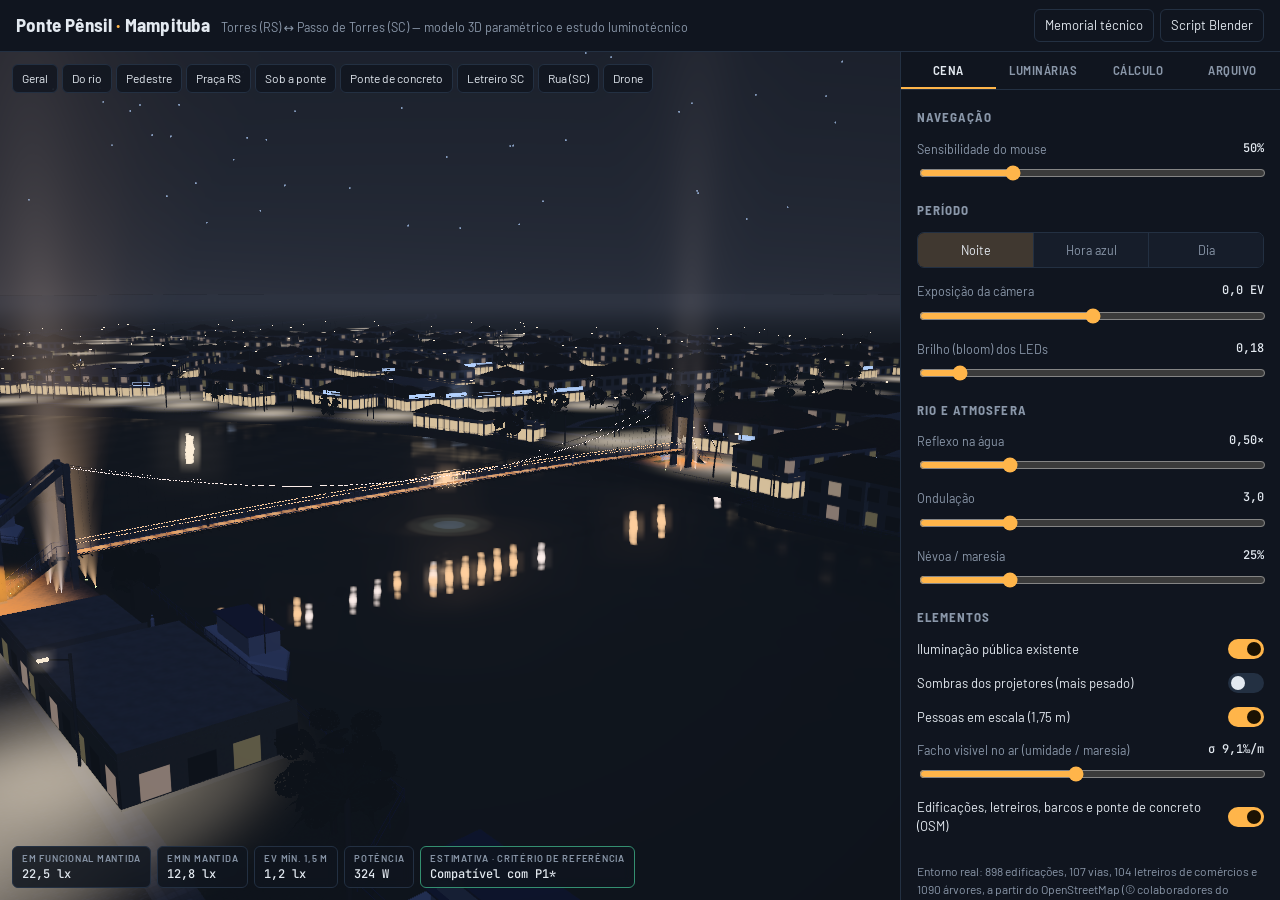
<file: index.html>
<!doctype html>
<html lang="pt-BR">
<head>
<meta charset="utf-8">
<meta name="viewport" content="width=device-width, initial-scale=1, viewport-fit=cover">
<title>Ponte Pênsil Mampituba</title>
<meta name="claude:viewport-fit-sides" content="cover">
<meta name="description" content="Modelo 3D paramétrico da Ponte Pênsil Torres (RS) – Passo de Torres (SC) com simulador luminotécnico LED: focos, cor, potência, nits, lux no piso e mapa de falsa cor.">
<link rel="preconnect" href="https://fonts.googleapis.com">
<link rel="preconnect" href="https://fonts.gstatic.com" crossorigin>
<link rel="stylesheet" href="https://fonts.googleapis.com/css2?family=Barlow+Semi+Condensed:wght@500;600;700&family=Barlow:wght@400;500;600&family=JetBrains+Mono:wght@400;500&display=swap">
<style>
/* Layout: palco 3D em tela cheia + painel técnico lateral (folha inferior no celular) */
:root {
  --ink: #0a0d14;        /* fundo da cena / página */
  --panel: #10151f;      /* painel */
  --panel-2: #161d2a;    /* campos e cartões */
  --line: #233042;       /* divisórias */
  --fg: #e3e9f0;         /* texto */
  --muted: #8a97a9;      /* texto secundário */
  --led: #ffb54a;        /* acento: luz quente / ativo */
  --river: #4fa3ff;      /* acento secundário: azul Mampituba */
  --ok: #3fcf8e; --warn: #ffcc4d; --bad: #ff6b5b;
  --f-display: "Barlow Semi Condensed", "Arial Narrow", system-ui, sans-serif;
  --f-body: "Barlow", system-ui, -apple-system, "Segoe UI", sans-serif;
  --f-mono: "JetBrains Mono", ui-monospace, "Cascadia Mono", Consolas, monospace;
  --panel-w: 380px;
  color-scheme: dark;
}
* { box-sizing: border-box; }
html, body { height: 100%; margin: 0; }
body { background: var(--ink); color: var(--fg); font: 14px/1.45 var(--f-body); overflow: hidden; }
button, input, select { font: inherit; color: inherit; }
:focus-visible { outline: 2px solid var(--led); outline-offset: 2px; }

#app { position: fixed; inset: 0; display: grid; grid-template-columns: 1fr var(--panel-w); grid-template-rows: 52px 1fr; }
header.top { grid-column: 1 / -1; display: flex; align-items: center; gap: 16px; padding-left: max(16px, env(safe-area-inset-left, 0px)); padding-right: max(16px, env(safe-area-inset-right, 0px)); padding-top: env(safe-area-inset-top, 0px); border-bottom: 1px solid var(--line); background: var(--panel); z-index: 5; min-width: 0; }
.brand { display: flex; align-items: baseline; gap: 10px; min-width: 0; }
.brand b { font: 700 19px/1 var(--f-display); letter-spacing: 0.01em; white-space: nowrap; }
.brand span { color: var(--muted); font-size: 12.5px; white-space: nowrap; overflow: hidden; text-overflow: ellipsis; }
.brand i { font-style: normal; color: var(--led); }
nav.links { margin-left: auto; display: flex; gap: 6px; }
nav.links a { color: var(--fg); text-decoration: none; padding: 6px 10px; border: 1px solid var(--line); border-radius: 6px; font-size: 13px; white-space: nowrap; }
nav.links a:hover { border-color: var(--led); color: var(--led); }

#stage { position: relative; min-width: 0; min-height: 0; overflow: hidden; }
#stage canvas { display: block; width: 100%; height: 100%; touch-action: none; }
#labels { position: absolute; inset: 0; pointer-events: none; }
.dim { font: 500 11.5px/1.2 var(--f-mono); color: #fff; background: rgba(10,13,20,0.78); border: 1px solid rgba(255,181,74,0.6); padding: 3px 6px; border-radius: 4px; white-space: nowrap; }

/* HUD */
.hud { position: absolute; left: 12px; bottom: 12px; display: flex; gap: 6px; flex-wrap: wrap; max-width: calc(100% - 24px); pointer-events: none; }
.chip { background: rgba(16,21,31,0.86); border: 1px solid var(--line); border-radius: 6px; padding: 6px 9px; font: 500 12px/1.2 var(--f-mono); font-variant-numeric: tabular-nums; backdrop-filter: blur(6px); }
.chip small { display: block; font: 600 9.5px/1.2 var(--f-body); letter-spacing: 0.08em; text-transform: uppercase; color: var(--muted); margin-bottom: 2px; }
.chip.ok { border-color: color-mix(in srgb, var(--ok) 60%, var(--line)); }
.chip.no { border-color: color-mix(in srgb, var(--bad) 60%, var(--line)); }
.fxlist { display: flex; flex-direction: column; gap: 4px; margin: 6px 0; }
.fxrow { display: flex; gap: 4px; align-items: stretch; }
.fxrow .fxname { flex: 1; text-align: left; background: rgba(255,255,255,0.04); border: 1px solid var(--line, #333); color: inherit; border-radius: 6px; padding: 6px 8px; font: 600 12px var(--f-mono, monospace); cursor: pointer; }
.fxrow .fxname small { font-weight: 400; color: var(--muted); }
.fxrow.on .fxname { border-color: var(--led); background: rgba(255,176,32,0.12); }
.fxrow .btn { padding: 4px 9px; }
.fxedit { border-left: 2px solid var(--led); padding: 6px 0 6px 10px; margin: 2px 0 6px; }
.xyz { display: grid; grid-template-columns: repeat(3, 1fr); gap: 6px; margin-bottom: 6px; }
.xyz .mini { display: flex; flex-direction: column; font-size: 11px; color: var(--muted); gap: 2px; }
.xyz input { width: 100%; min-width: 0; }
.fps { position: absolute; left: 12px; bottom: 76px; pointer-events: none; font: 600 15px var(--f-mono, monospace); max-width: 60%; }
.toast { position: absolute; left: 50%; top: 14px; transform: translateX(-50%); background: var(--led); color: #1b1203; padding: 8px 14px; border-radius: 6px; font-weight: 600; font-size: 13px; box-shadow: 0 6px 24px rgba(0,0,0,0.4); max-width: calc(100% - 32px); text-align: center; }
.coord { position: absolute; right: 12px; top: 12px; pointer-events: none; }
.legend { position: absolute; right: 12px; bottom: 12px; width: 230px; pointer-events: none; }
.legend .bar { height: 10px; border-radius: 3px; margin: 4px 0 3px; }
.legend .ticks { display: flex; justify-content: space-between; font: 10px var(--f-mono); color: var(--muted); }
.views { position: absolute; left: 12px; top: 12px; display: flex; gap: 4px; flex-wrap: wrap; max-width: calc(100% - 200px); }
.views button { background: rgba(16,21,31,0.82); border: 1px solid var(--line); border-radius: 6px; padding: 5px 9px; font-size: 12px; cursor: pointer; backdrop-filter: blur(6px); }
.views button:hover { border-color: var(--led); }

/* Gravação: o WebGL renderiza na resolução final e o canvas 2D acrescenta as legendas do vídeo. */
.recording-preview { position: absolute; z-index: 3; left: 50%; top: 50%; transform: translate(-50%, -50%); object-fit: contain; background: #05080d; }
.recording-ui { position: absolute; z-index: 8; left: 50%; bottom: 18px; transform: translateX(-50%); display: flex; align-items: center; gap: 12px; padding: 10px 12px; border: 1px solid var(--line); border-radius: 9px; background: rgba(10,13,20,.92); box-shadow: 0 12px 40px rgba(0,0,0,.48); backdrop-filter: blur(10px); }
.recording-ui[hidden] { display: none; }
.recording-status { display: grid; grid-template-columns: auto 1fr auto; align-items: center; gap: 10px; min-width: 300px; }
.recording-status b, .recording-status small { display: block; }
.recording-status small { color: var(--muted); max-width: 250px; white-space: nowrap; overflow: hidden; text-overflow: ellipsis; }
.recording-status time { font: 500 12px var(--f-mono); color: var(--fg); }
.recording-dot { width: 11px; height: 11px; border-radius: 50%; background: var(--bad); box-shadow: 0 0 0 4px rgba(255,107,91,.14); animation: recordingPulse 1.2s linear infinite; }
.recording-actions { display: flex; gap: 6px; }
@keyframes recordingPulse { 50% { opacity: .45; } }
body.recording-mode #app { grid-template-columns: 1fr; grid-template-rows: 1fr; }
body.recording-mode header.top, body.recording-mode aside.panel, body.recording-mode .views, body.recording-mode .hud, body.recording-mode .legend, body.recording-mode .coord, body.recording-mode #labels { display: none !important; }
body.recording-mode #stage { grid-column: 1; grid-row: 1; display: grid; place-items: center; background: #05080d; }
body.recording-mode #stage > canvas:not(.recording-preview) { visibility: hidden; }
body.recording-vertical .recording-preview { height: 100%; width: auto; max-width: 100%; }
body.recording-landscape .recording-preview { width: 100%; height: auto; max-height: 100%; }

/* Painel */
aside.panel { background: var(--panel); border-left: 1px solid var(--line); display: flex; flex-direction: column; min-height: 0; z-index: 4; }
.tabs { display: grid; grid-template-columns: repeat(4, 1fr); border-bottom: 1px solid var(--line); }
.tabs button { background: none; border: 0; padding: 12px 4px 10px; font: 600 13px/1 var(--f-display); letter-spacing: 0.04em; text-transform: uppercase; color: var(--muted); cursor: pointer; border-bottom: 2px solid transparent; }
.tabs button[aria-selected="true"] { color: var(--fg); border-bottom-color: var(--led); }
.pane { overflow-y: auto; padding: 14px 16px 28px; display: none; flex-direction: column; gap: 14px; flex: 1; min-height: 0; }
.pane.on { display: flex; }
.pane > *, .gbody > * { flex-shrink: 0; }
h3 { font: 700 13px/1.2 var(--f-display); letter-spacing: 0.08em; text-transform: uppercase; color: var(--muted); margin: 6px 0 0; }
.row { display: grid; grid-template-columns: 1fr auto; align-items: center; gap: 8px; }
.row label { font-size: 13px; }
.row output, .val { font: 12px var(--f-mono); color: var(--fg); font-variant-numeric: tabular-nums; min-width: 64px; text-align: right; }
.field { display: flex; flex-direction: column; gap: 5px; }
.field .lab { display: flex; justify-content: space-between; gap: 8px; font-size: 12.5px; color: var(--muted); }
.field .lab b { color: var(--fg); font: 500 12px var(--f-mono); font-weight: 500; }
input[type="range"] { width: 100%; accent-color: var(--led); }
select, input[type="number"], input[type="text"] { background: var(--panel-2); border: 1px solid var(--line); border-radius: 6px; padding: 7px 8px; width: 100%; }
input[type="number"] { font-family: var(--f-mono); font-size: 12.5px; }
input[type="color"] { width: 38px; height: 32px; padding: 0; border: 1px solid var(--line); border-radius: 6px; background: var(--panel-2); }
.seg { display: grid; grid-auto-flow: column; grid-auto-columns: 1fr; border: 1px solid var(--line); border-radius: 7px; overflow: hidden; }
.seg button { background: var(--panel-2); border: 0; padding: 8px 4px; cursor: pointer; font-size: 12.5px; color: var(--muted); }
.seg button + button { border-left: 1px solid var(--line); }
.seg button[aria-pressed="true"] { background: color-mix(in srgb, var(--led) 18%, var(--panel-2)); color: var(--fg); }
.switch { position: relative; width: 36px; height: 20px; flex: none; }
.switch input { position: absolute; opacity: 0; inset: 0; margin: 0; cursor: pointer; z-index: 1; }
.switch span { position: absolute; inset: 0; background: var(--line); border-radius: 20px; transition: background .15s; }
.switch span::after { content: ""; position: absolute; left: 3px; top: 3px; width: 14px; height: 14px; border-radius: 50%; background: var(--fg); transition: transform .15s; }
.switch input:checked + span { background: var(--led); }
.switch input:checked + span::after { transform: translateX(16px); background: #1b1203; }
.btn { background: var(--panel-2); border: 1px solid var(--line); border-radius: 6px; padding: 8px 11px; cursor: pointer; font-size: 13px; text-align: center; }
.btn:hover { border-color: var(--led); }
.btn.primary { background: var(--led); color: #1b1203; border-color: var(--led); font-weight: 600; }
.btns { display: flex; gap: 6px; flex-wrap: wrap; }
.note { font-size: 12px; color: var(--muted); line-height: 1.5; }
.note b { color: var(--fg); font-weight: 600; }

/* Grupos de luminárias */
.group { border: 1px solid var(--line); border-radius: 8px; background: var(--panel-2); }
.group.open { border-color: color-mix(in srgb, var(--led) 45%, var(--line)); }
.ghead { display: grid; grid-template-columns: auto 1fr auto; gap: 10px; align-items: center; padding: 9px 10px; cursor: pointer; }
.swatch { width: 18px; height: 18px; border-radius: 50%; border: 1px solid rgba(255,255,255,0.25); flex: none; }
.gtitle { min-width: 0; }
.gtitle b { display: block; font: 600 14px/1.2 var(--f-display); letter-spacing: 0.01em; white-space: nowrap; overflow: hidden; text-overflow: ellipsis; }
.gtitle small { color: var(--muted); font: 11px var(--f-mono); }
.gbody { border-top: 1px solid var(--line); padding: 12px 10px 14px; display: flex; flex-direction: column; gap: 12px; }
.spec { display: grid; grid-template-columns: repeat(3, 1fr); gap: 1px; background: var(--line); border: 1px solid var(--line); border-radius: 6px; overflow: hidden; }
.spec div { background: var(--panel); padding: 6px 7px; }
.spec small { display: block; font-size: 9.5px; text-transform: uppercase; letter-spacing: 0.08em; color: var(--muted); }
.spec span { font: 500 12px var(--f-mono); font-variant-numeric: tabular-nums; }
.swatches { display: flex; gap: 5px; flex-wrap: wrap; align-items: center; }
.swatches button { width: 22px; height: 22px; border-radius: 50%; border: 1px solid rgba(255,255,255,0.25); cursor: pointer; padding: 0; }
.cct-track { height: 8px; border-radius: 4px; background: linear-gradient(90deg, #ff8a1f, #ffb35c, #ffd9a8, #fff3e6, #f3f6ff, #d6e3ff); }
.pair { display: grid; grid-template-columns: 1fr 96px; gap: 8px; align-items: center; }

table.qt { width: 100%; border-collapse: collapse; font-size: 12px; }
table.qt th, table.qt td { padding: 6px 4px; border-bottom: 1px solid var(--line); text-align: right; font-variant-numeric: tabular-nums; }
table.qt th:first-child, table.qt td:first-child { text-align: left; }
table.qt th { font-weight: 600; color: var(--muted); font-size: 10.5px; text-transform: uppercase; letter-spacing: 0.06em; }
.tblwrap { overflow-x: auto; }
.kpis { display: grid; grid-template-columns: repeat(2, 1fr); gap: 8px; }
.kpi { border: 1px solid var(--line); border-radius: 8px; padding: 9px 10px; background: var(--panel-2); }
.kpi small { display: block; font-size: 10.5px; text-transform: uppercase; letter-spacing: 0.08em; color: var(--muted); }
.kpi b { font: 600 20px/1.2 var(--f-mono); font-variant-numeric: tabular-nums; }
.kpi b em { font-style: normal; font-size: 12px; color: var(--muted); margin-left: 3px; }
.pill { display: inline-block; padding: 2px 7px; border-radius: 10px; font-size: 11px; font-weight: 600; }
.pill.ok { background: color-mix(in srgb, var(--ok) 22%, transparent); color: var(--ok); }
.pill.no { background: color-mix(in srgb, var(--bad) 22%, transparent); color: var(--bad); }
#sheetToggle { display: none; }

@media (max-width: 820px) {
  #app { grid-template-columns: 1fr; grid-template-rows: 48px 1fr auto; }
  aside.panel { position: relative; border-left: 0; border-top: 1px solid var(--line); height: 46vh; padding-bottom: env(safe-area-inset-bottom, 0px); }
  aside.panel.min { height: 44px; }
  aside.panel.min .pane { display: none; }
  #sheetToggle { display: block; position: absolute; right: max(12px, env(safe-area-inset-right, 0px)); top: -44px; z-index: 6; padding: 6px 12px; background: var(--panel); }
  .brand span { display: none; }
  .brand b { font-size: 16px; }
  .hide-sm { display: none; }
  .hud .chip:nth-child(4) { display: none; }
  .chip { padding: 5px 7px; font-size: 11px; }
  nav.links a { padding: 5px 8px; font-size: 12px; }
  .legend { width: 170px; bottom: 60px; }
  .views { max-width: calc(100% - 24px); }
  .coord { display: none; }
  .recording-ui { width: calc(100% - 24px); bottom: max(12px, env(safe-area-inset-bottom, 0px)); flex-direction: column; align-items: stretch; }
  .recording-status { min-width: 0; }
  .recording-actions { display: grid; grid-template-columns: 1fr 1fr; }
}
@media (prefers-reduced-motion: reduce) { * { transition: none !important; } .recording-dot { animation: none; } }
</style>
<script type="importmap">
{ "imports": { "three": "./vendor/three/three.module.js", "three/addons/": "./vendor/three/addons/" } }
</script>
</head>
<body>
<div id="app">
  <header class="top">
    <div class="brand"><b>Ponte Pênsil <i>·</i> Mampituba</b><span>Torres (RS) ↔ Passo de Torres (SC) — modelo 3D paramétrico e estudo luminotécnico</span></div>
    <nav class="links"><a href="guia.html">Memorial técnico</a><a class="hide-sm" href="blender/ponte_pensil_blender.py" download>Script Blender</a></nav>
  </header>

  <main id="stage" aria-label="Visualização 3D da ponte">
    <div id="labels"></div>
    <div class="views" id="views"></div>
    <div class="chip coord" id="coord" hidden></div>
    <div class="hud" id="hud"></div>
    <div class="chip fps" id="fps" hidden></div>
    <div class="chip legend" id="legend" hidden>
      <small>Iluminância horizontal no piso (lx)</small>
      <div class="bar" id="legendBar"></div>
      <div class="ticks"><span>0</span><span>1</span><span>2</span><span>5</span><span>10</span><span>20</span><span>50</span><span>100</span></div>
    </div>
    <div class="toast" id="toast" hidden></div>
  </main>

  <aside class="panel" id="panel">
    <button class="btn" id="sheetToggle" aria-label="Recolher painel">▾</button>
    <div class="tabs" role="tablist">
      <button role="tab" aria-selected="true" data-tab="cena">Cena</button>
      <button role="tab" aria-selected="false" data-tab="luz">Luminárias</button>
      <button role="tab" aria-selected="false" data-tab="calc">Cálculo</button>
      <button role="tab" aria-selected="false" data-tab="arq">Arquivo</button>
    </div>
    <section class="pane on" id="pane-cena"></section>
    <section class="pane" id="pane-luz"></section>
    <section class="pane" id="pane-calc"></section>
    <section class="pane" id="pane-arq"></section>
  </aside>
</div>
<script type="module" src="js/main.js"></script>
</body>
</html>
</file>
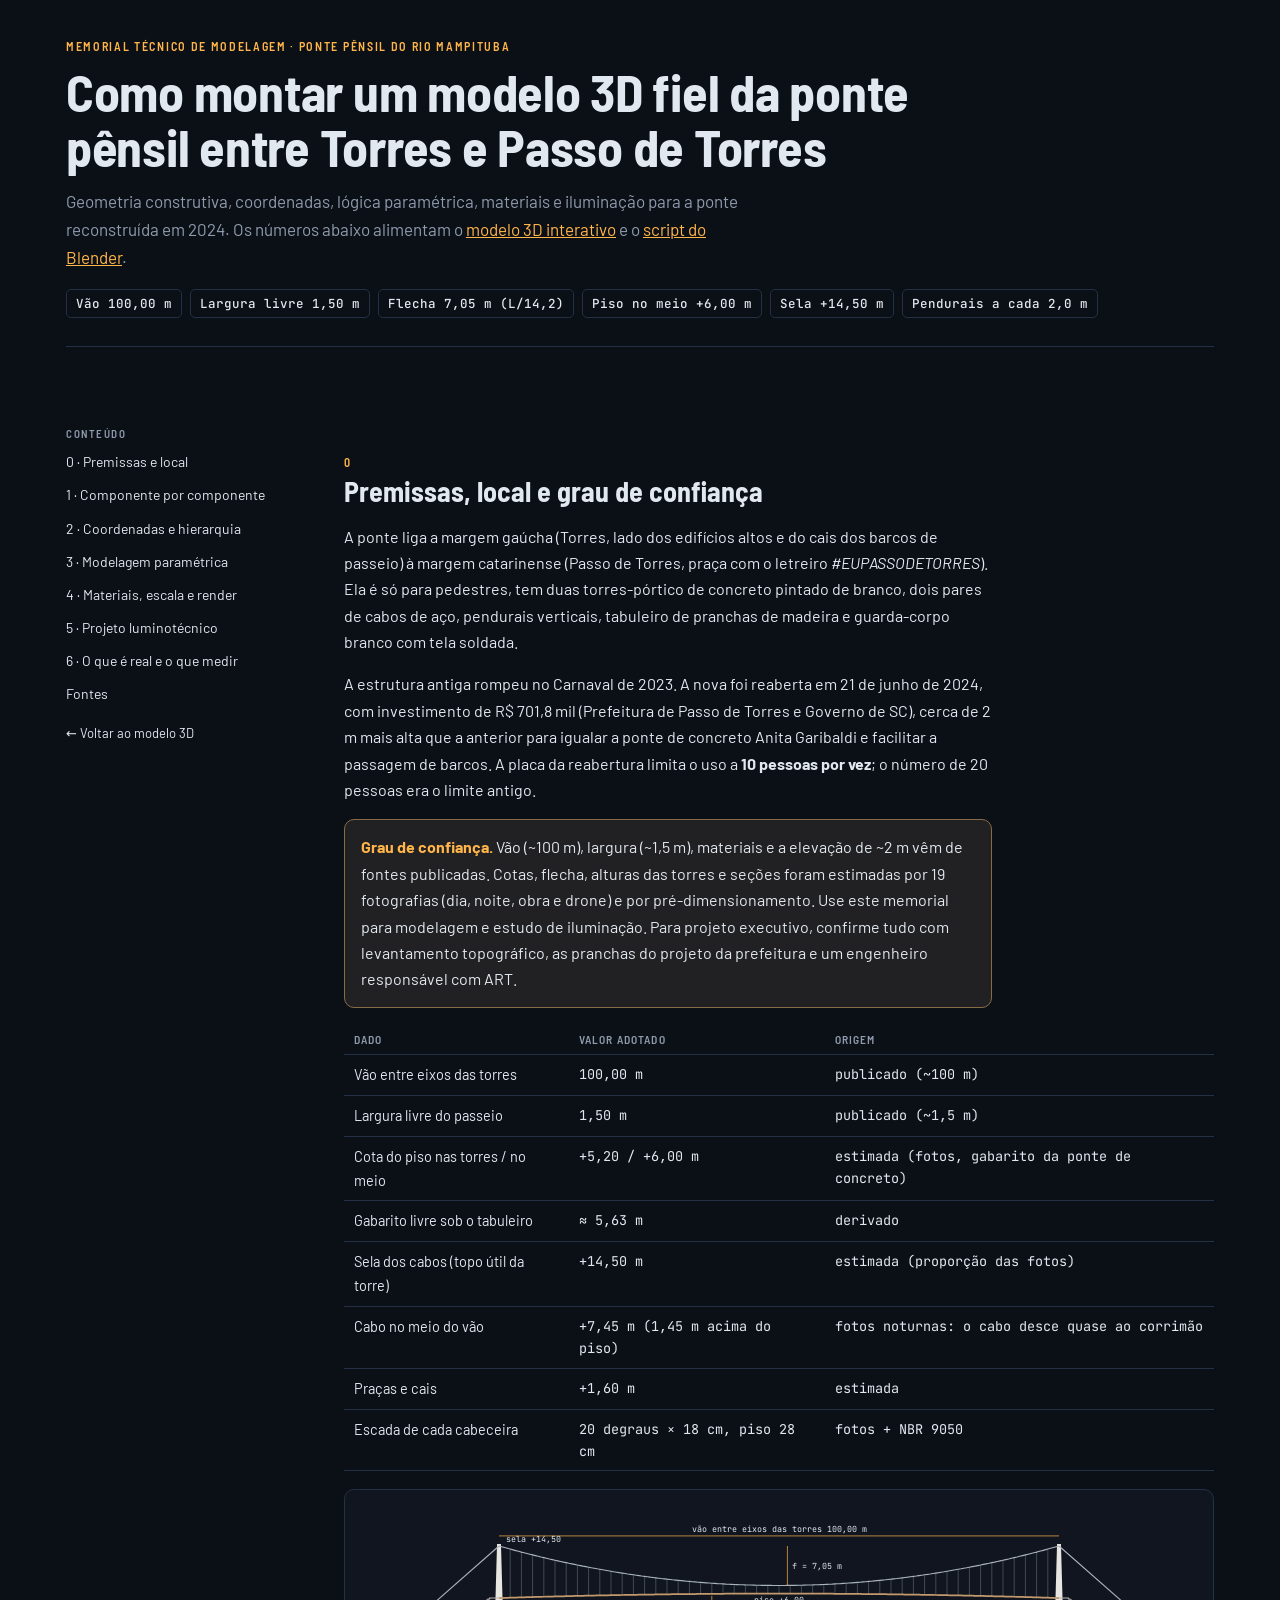
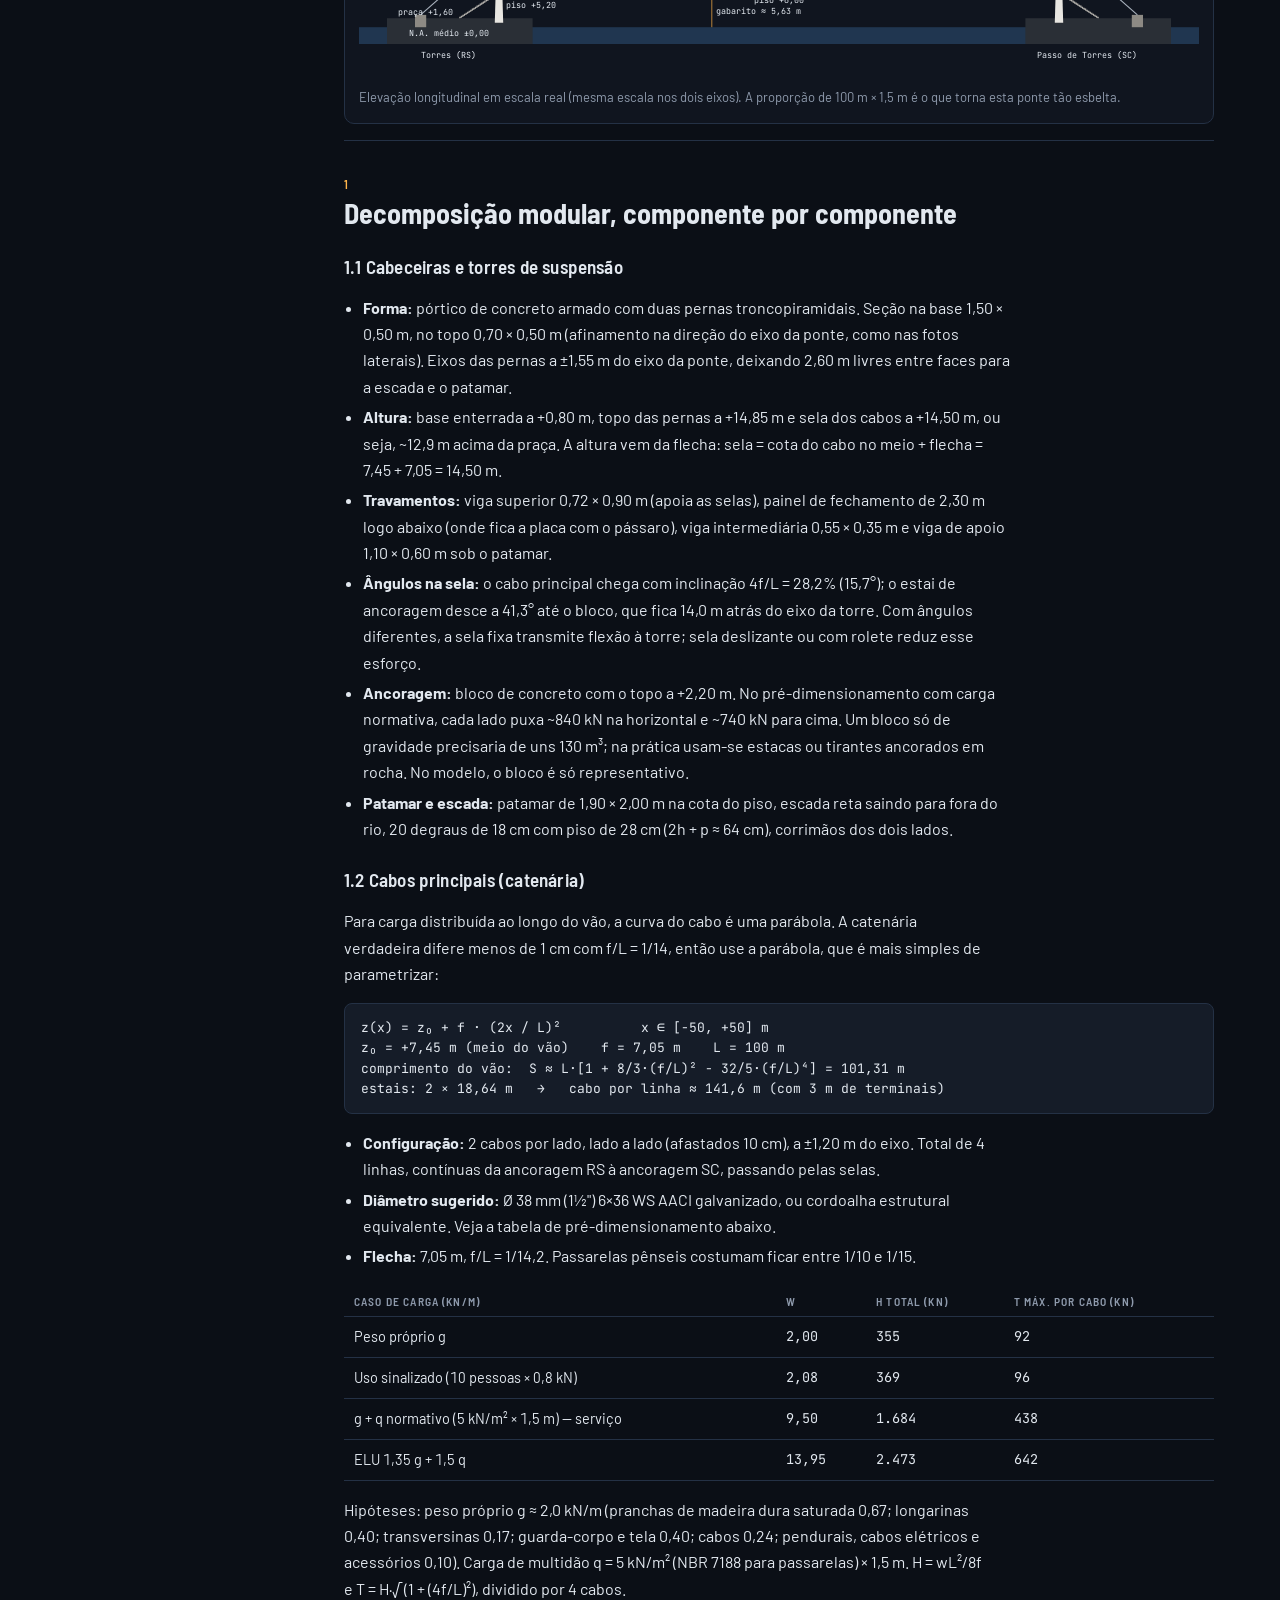
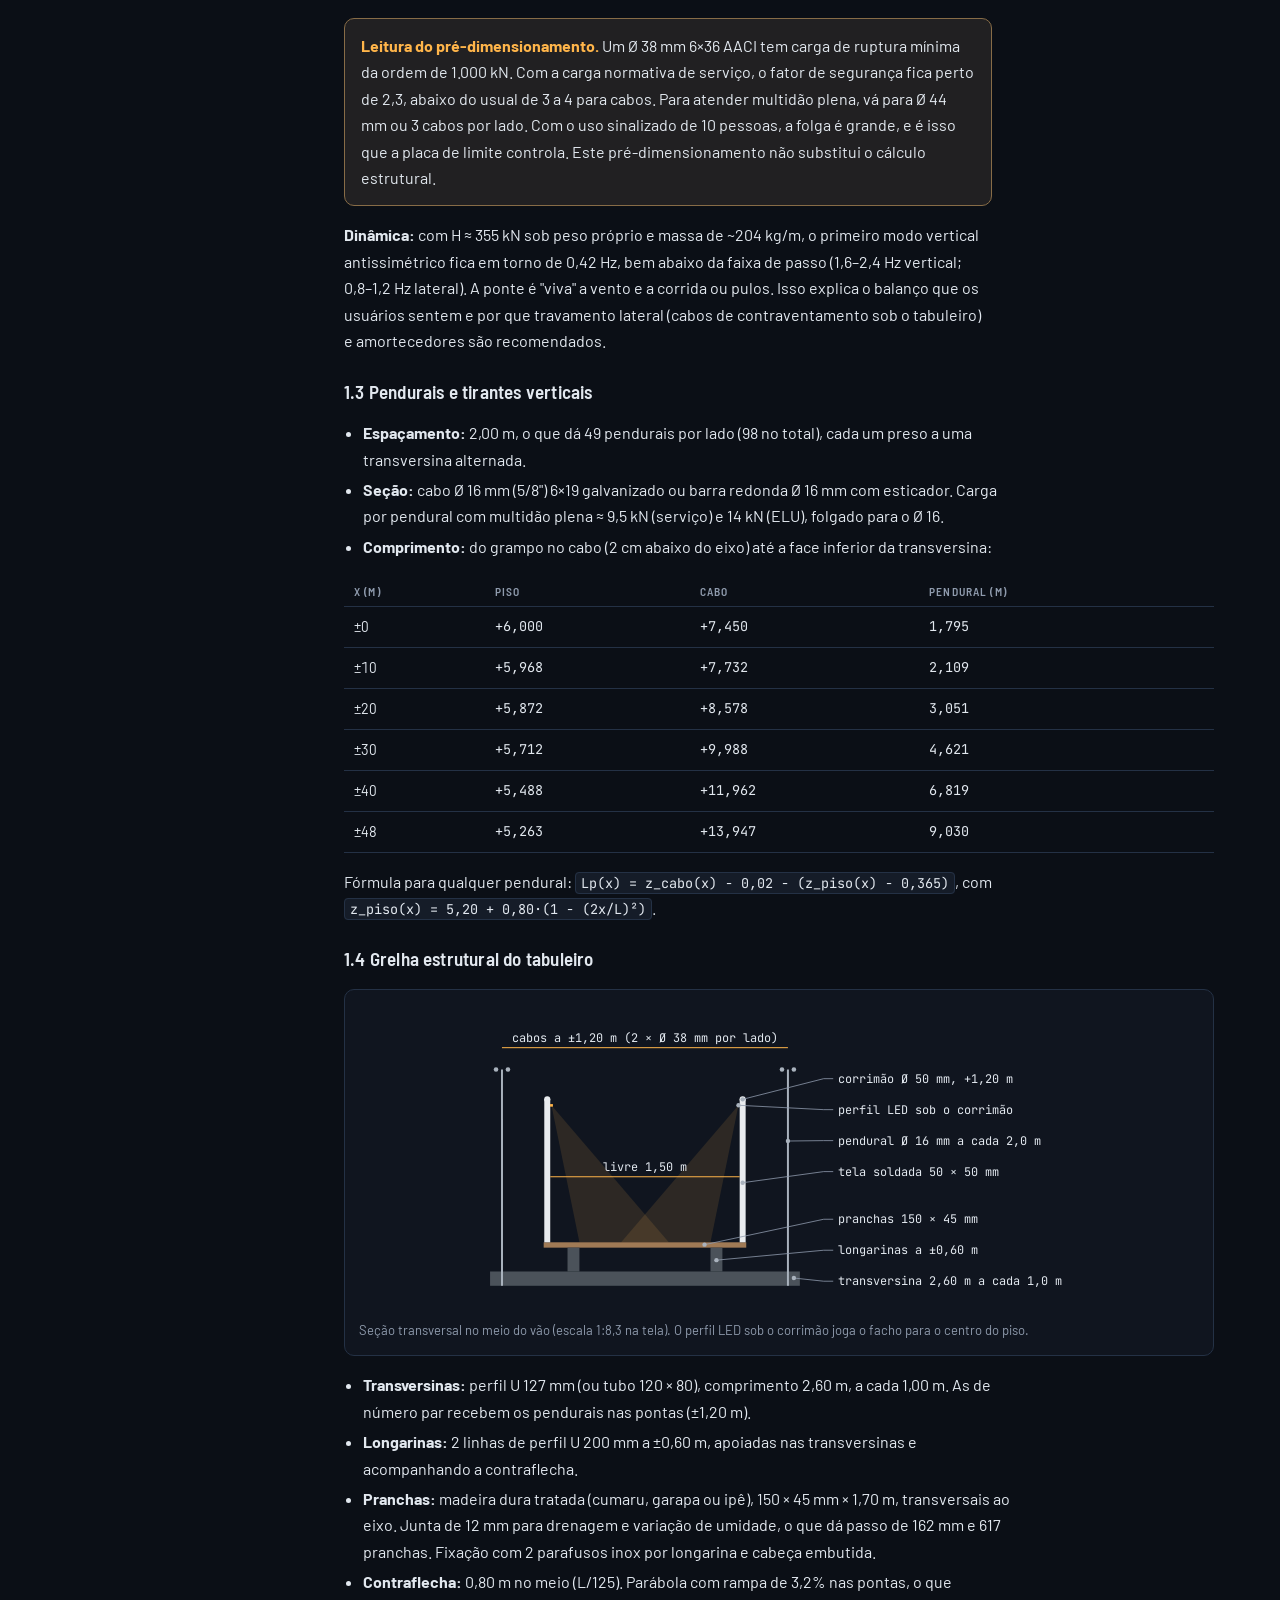
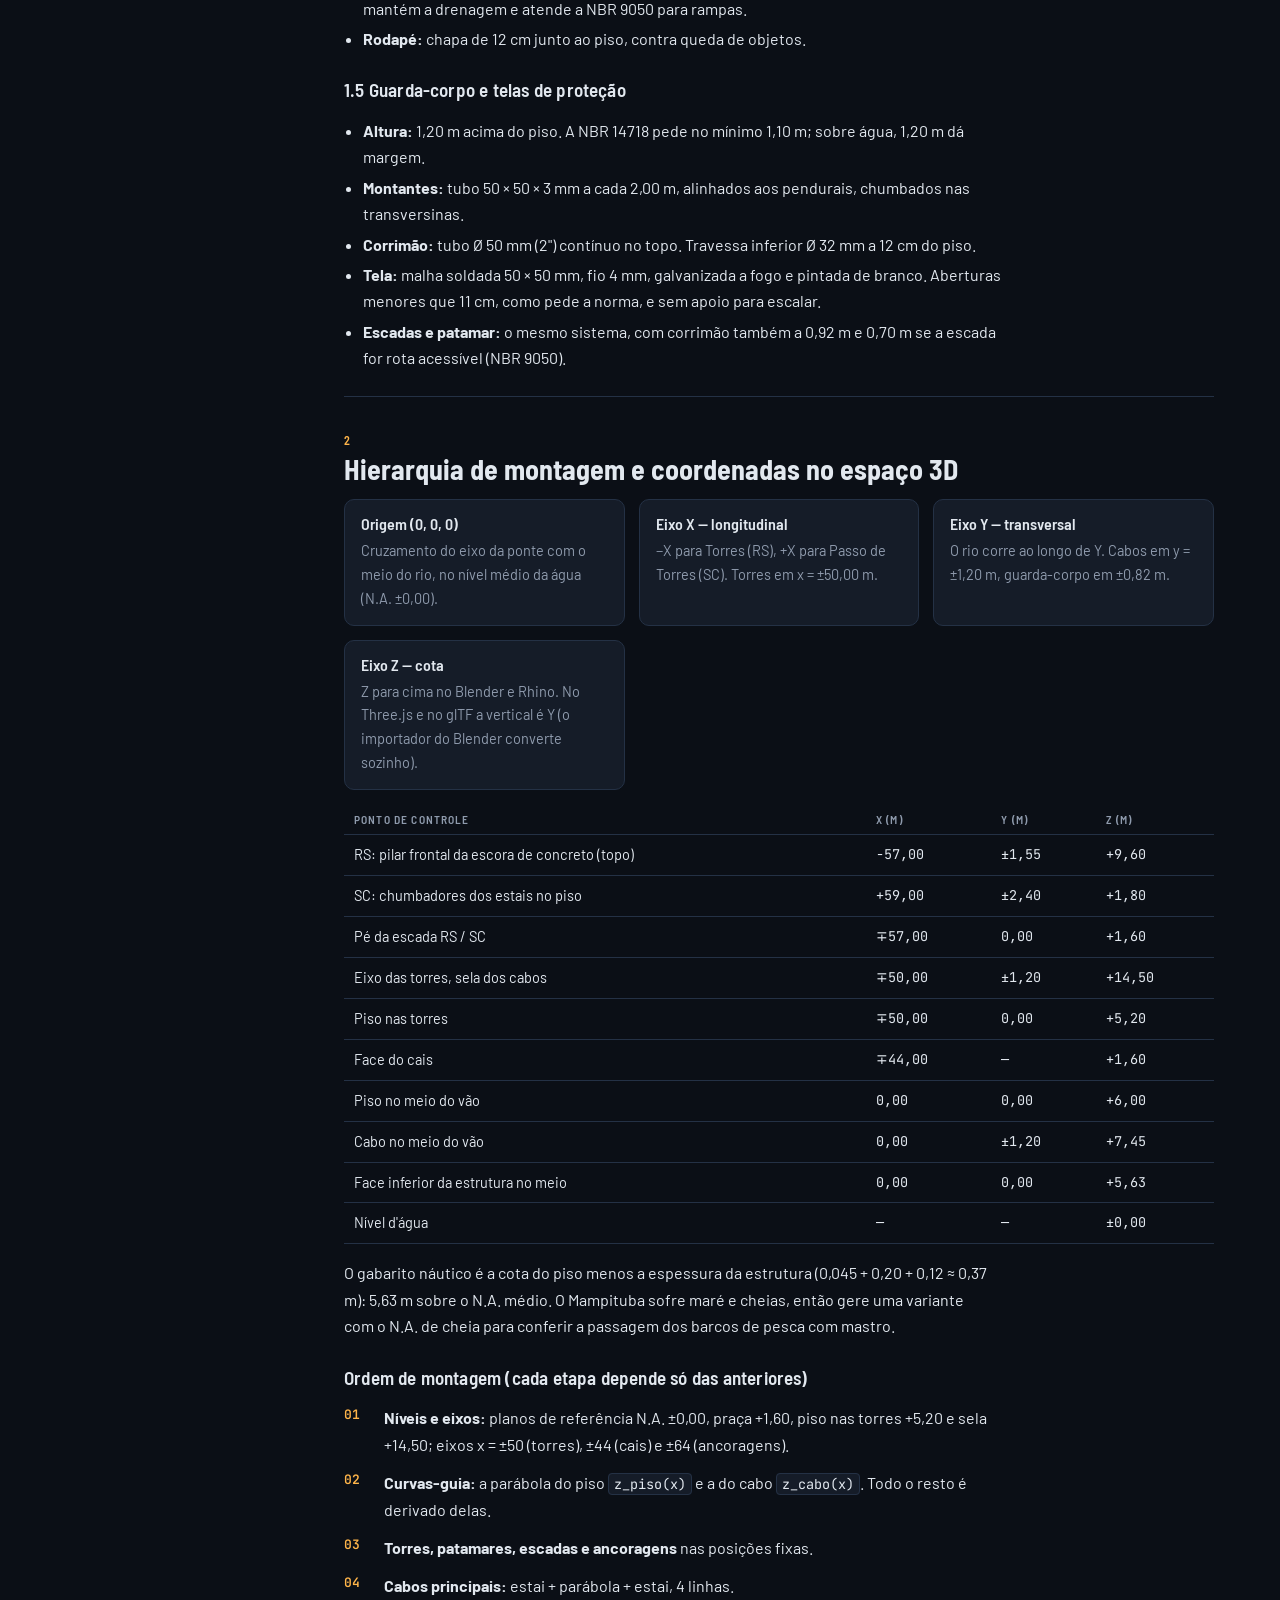
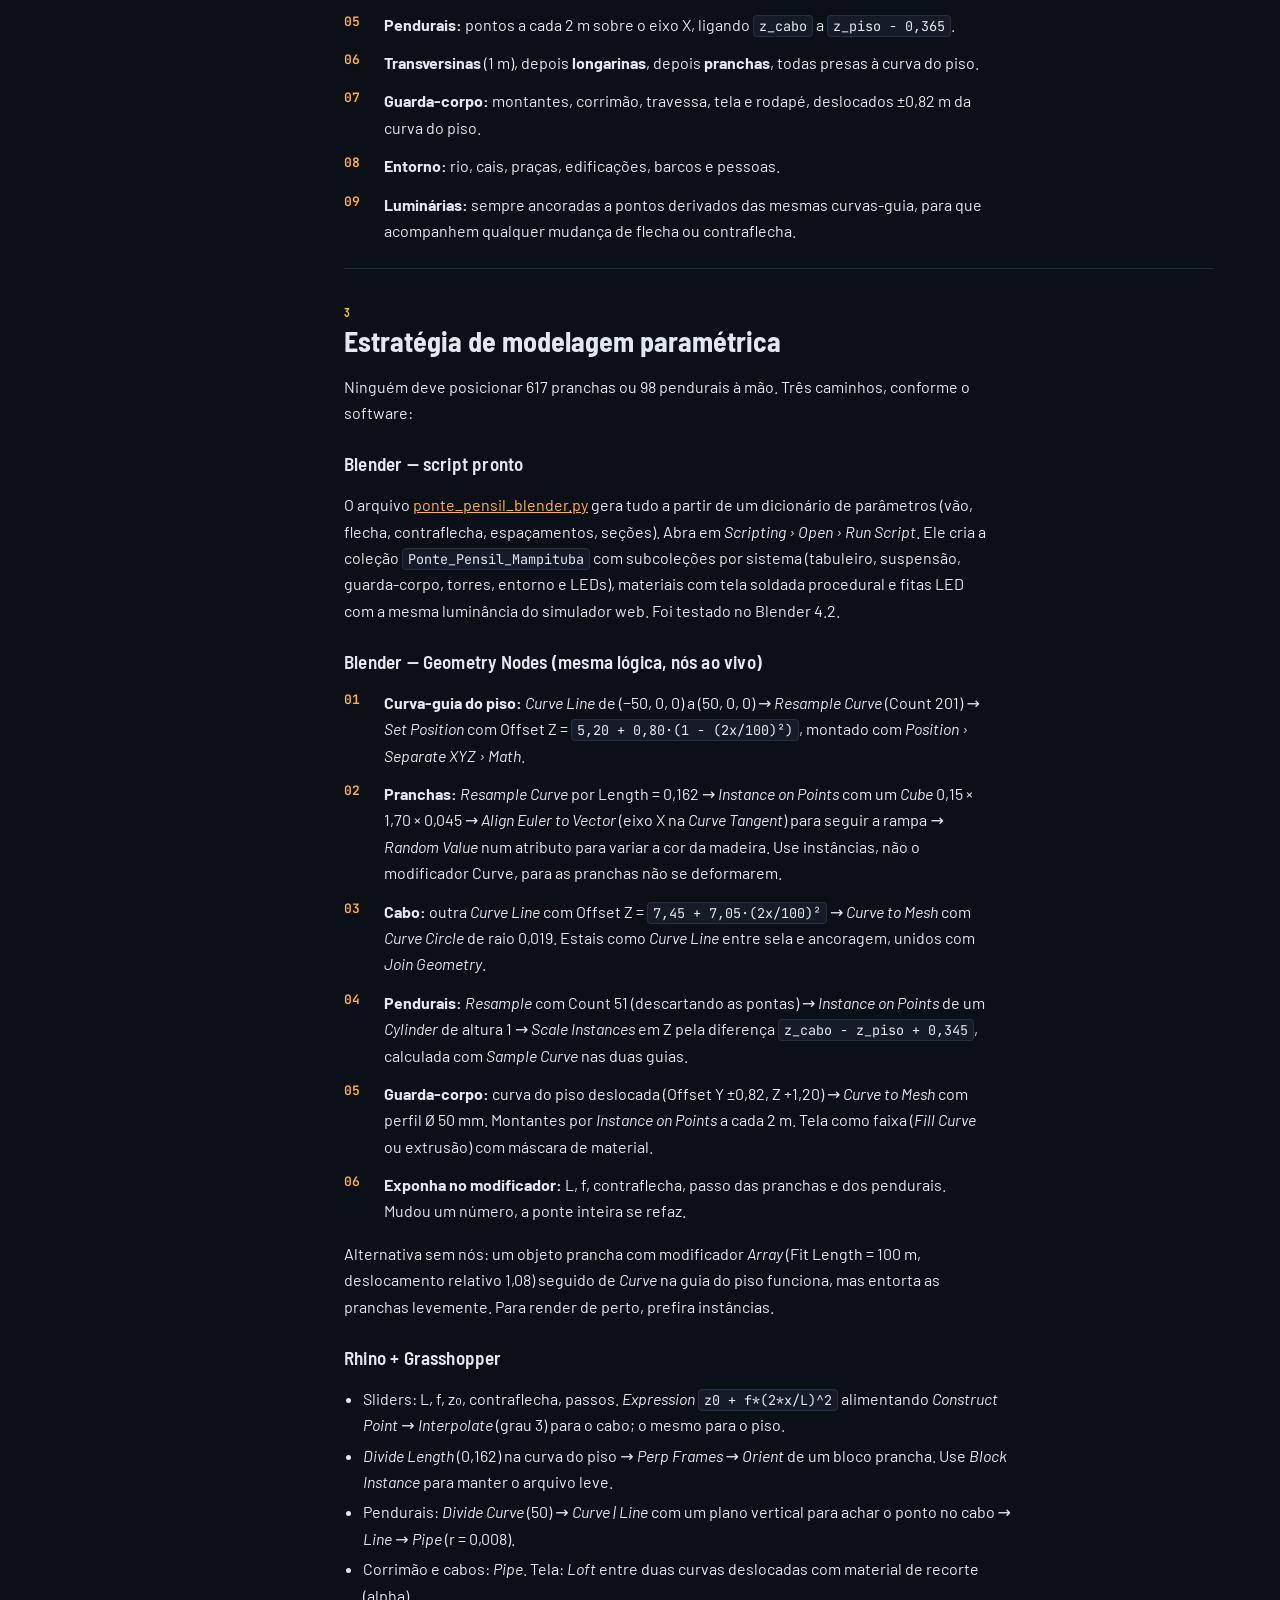
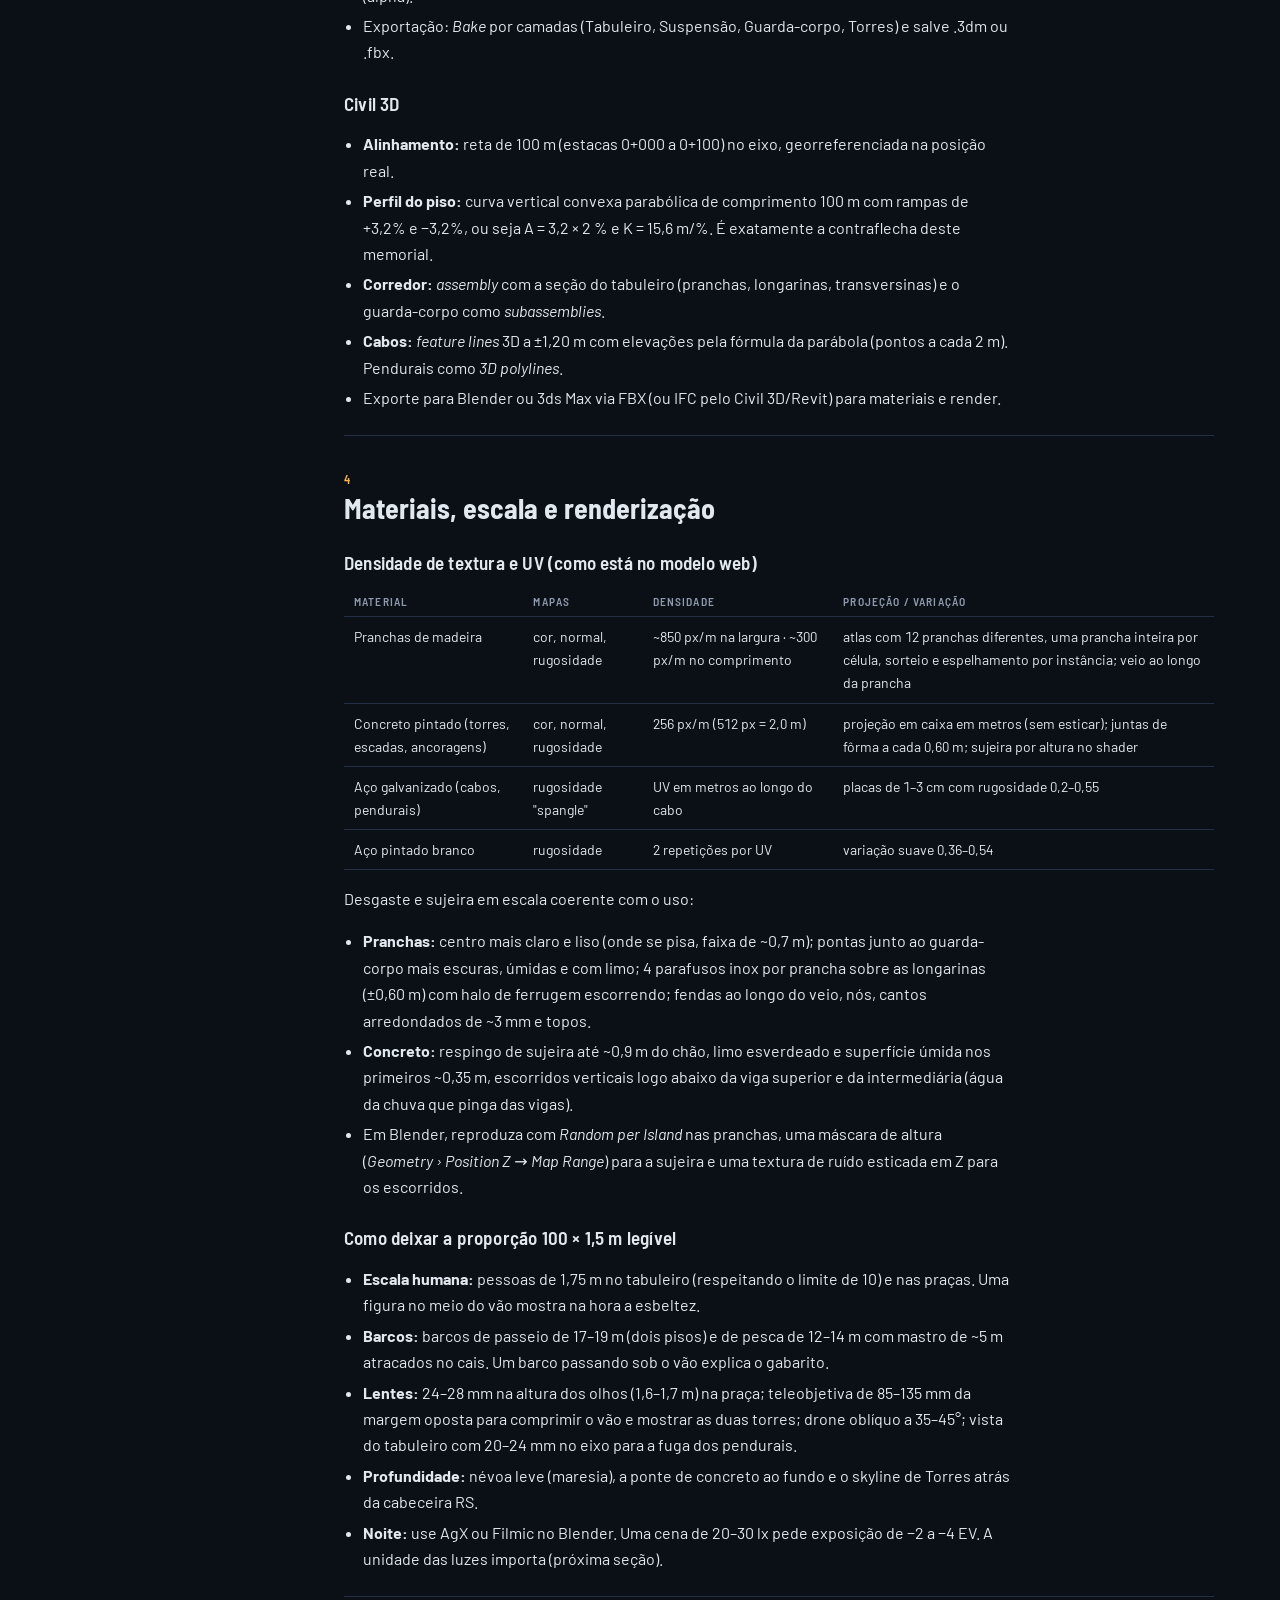
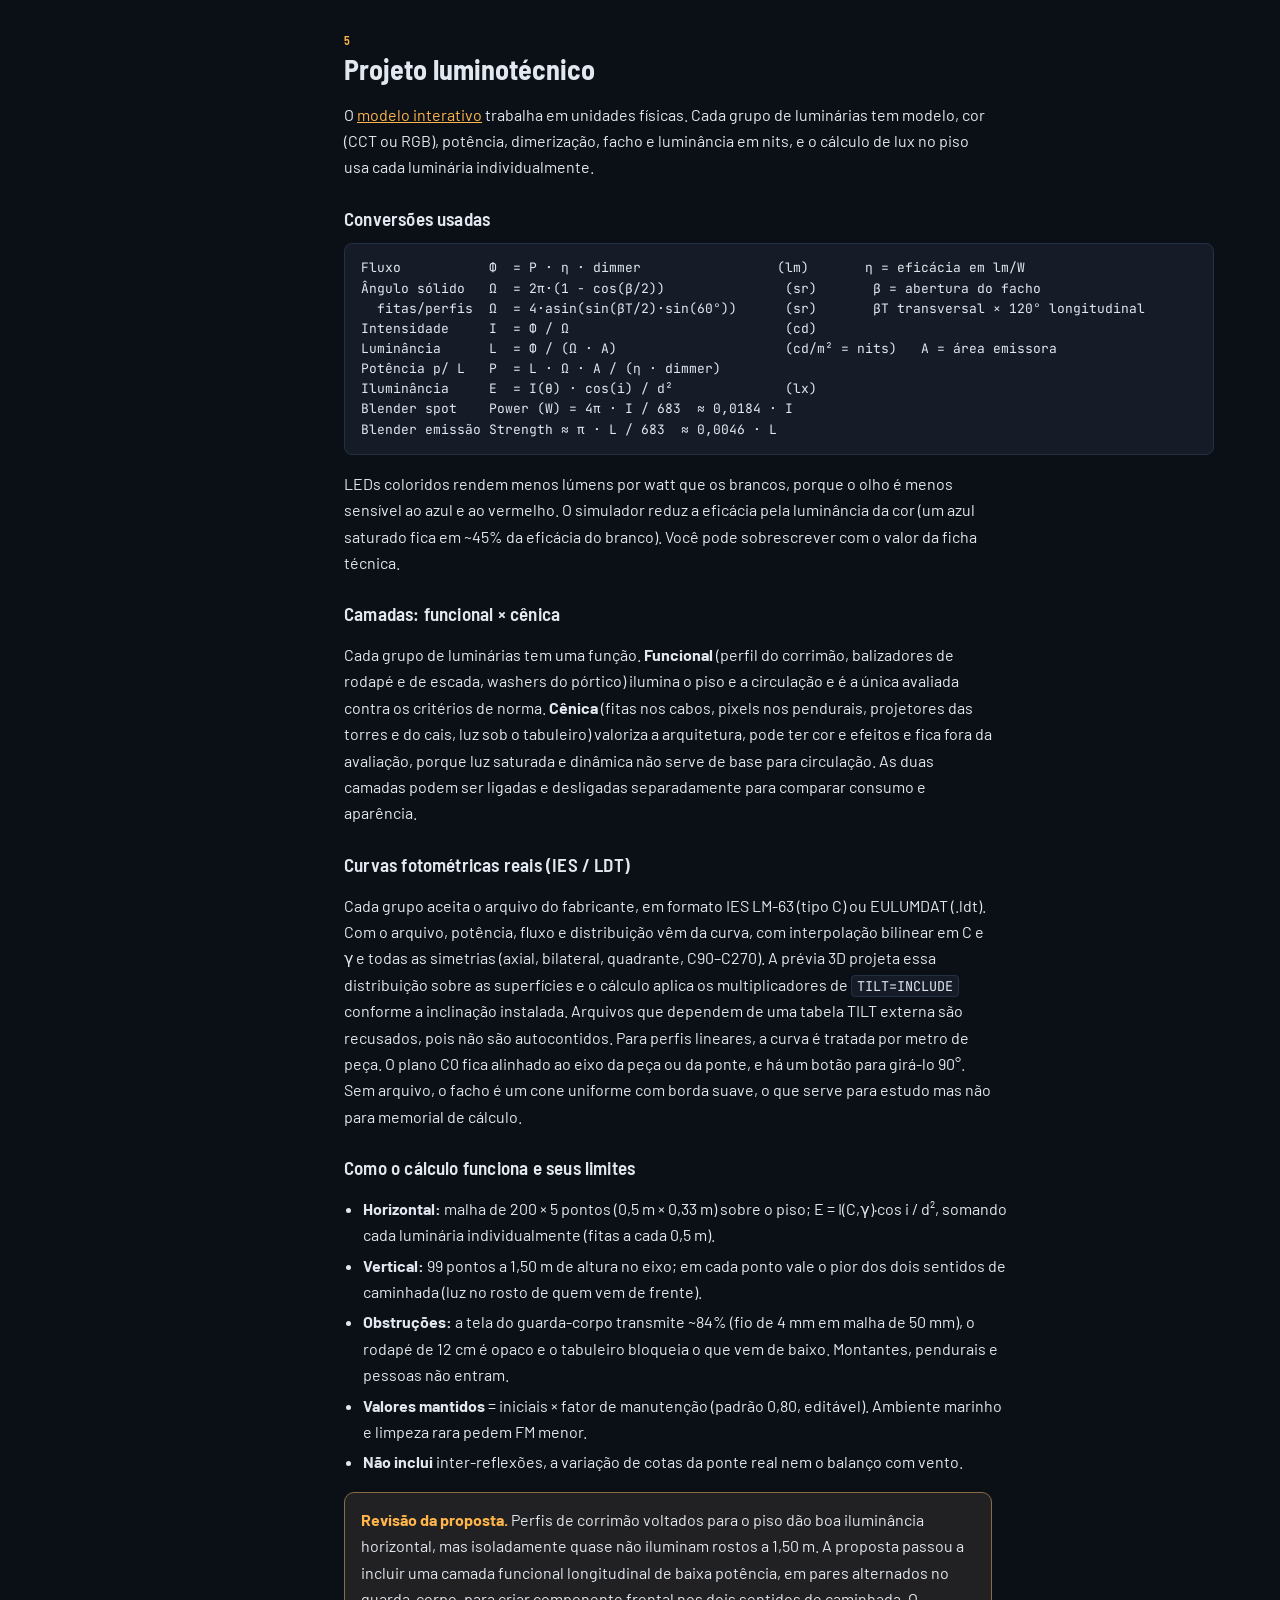
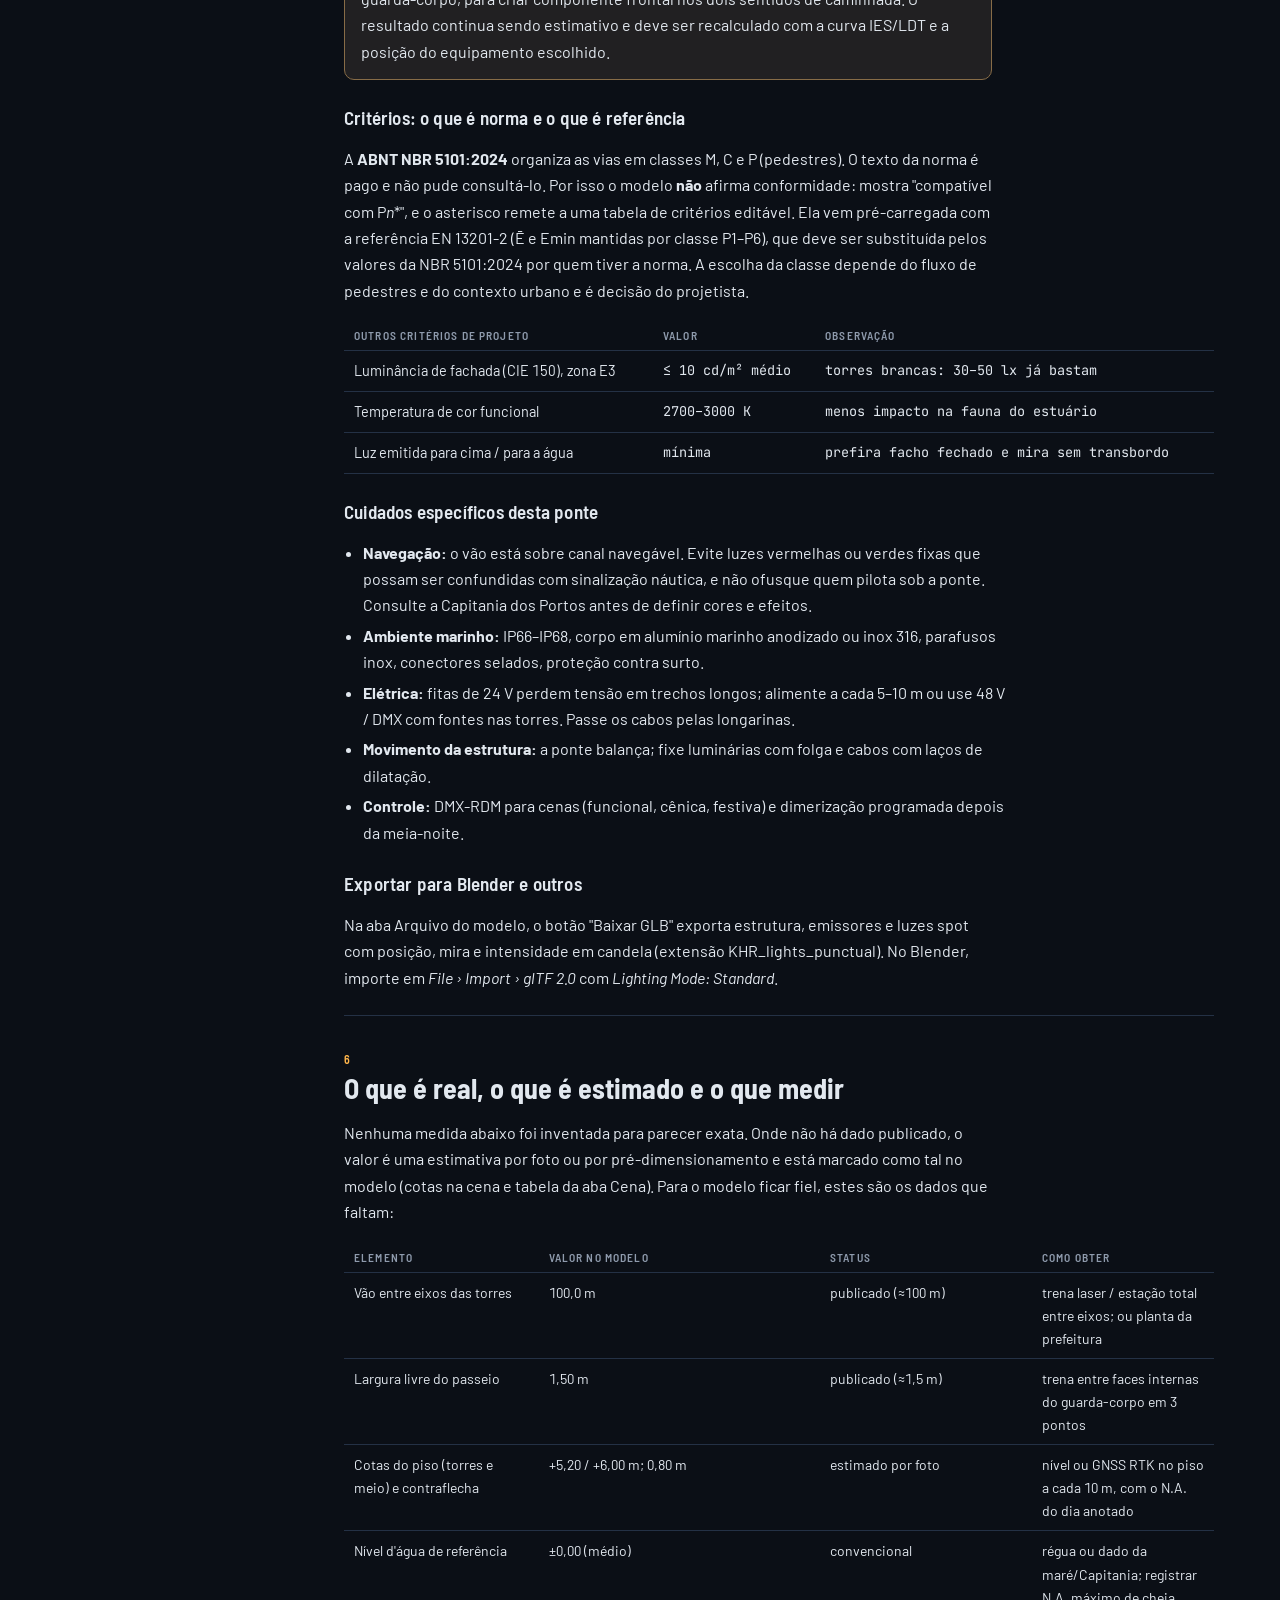
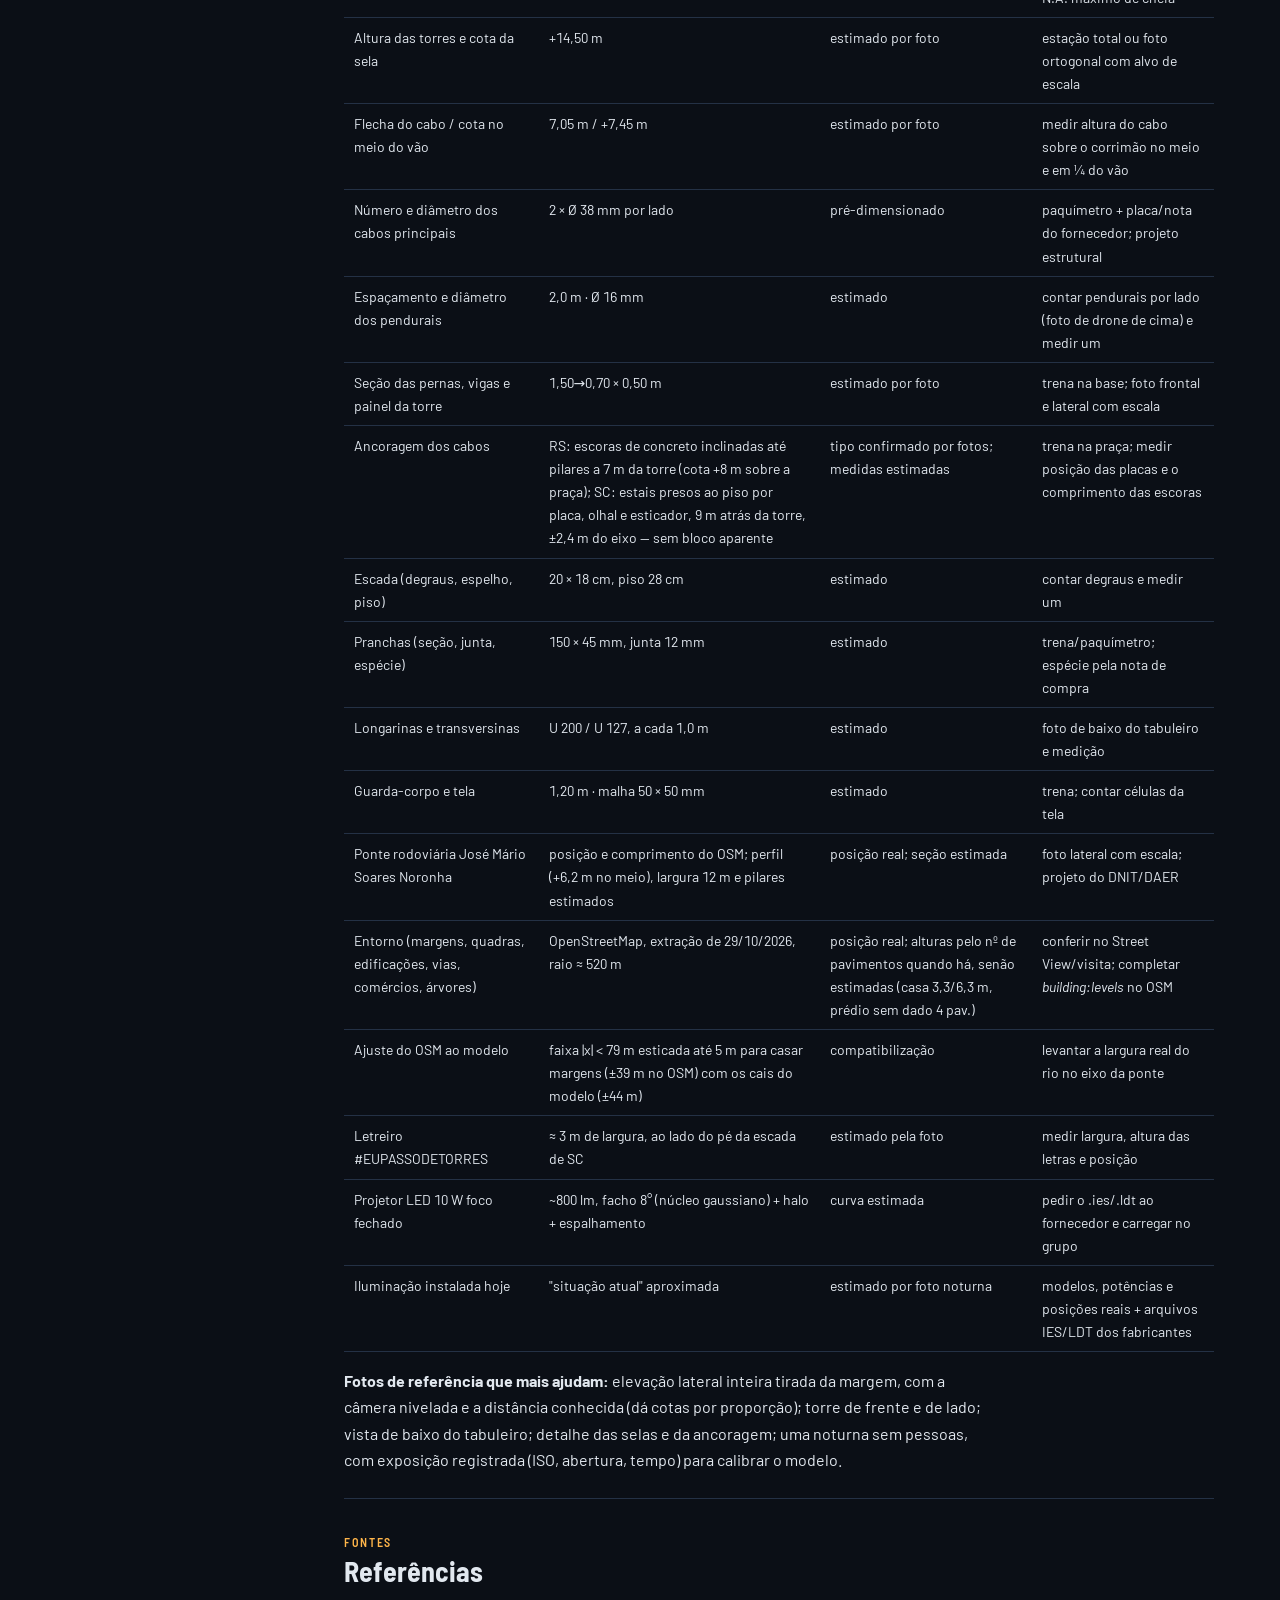
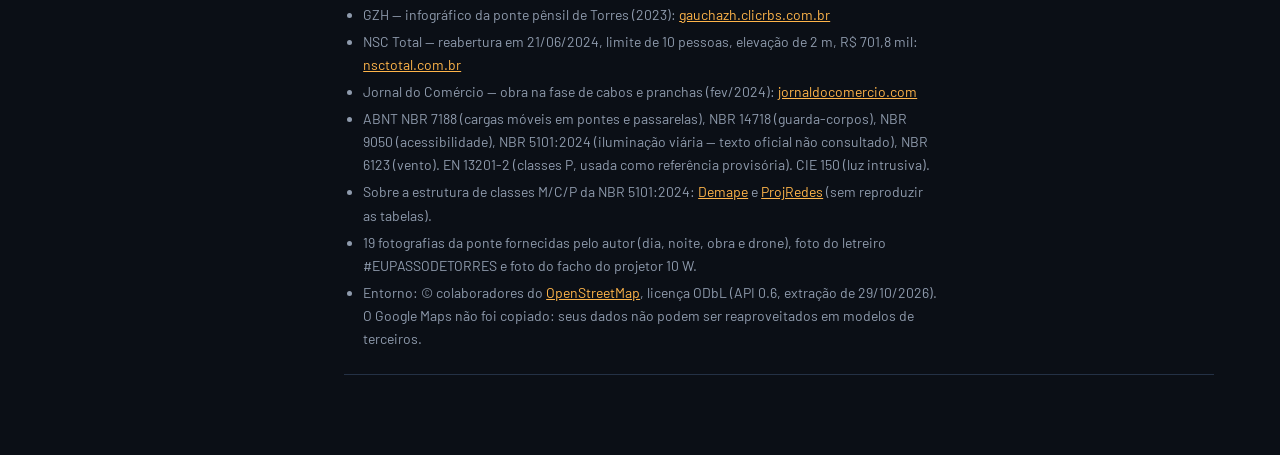
<file: guia.html>
<!doctype html>
<html lang="pt-BR">
<head>
<meta charset="utf-8">
<meta name="viewport" content="width=device-width, initial-scale=1, viewport-fit=cover">
<title>Memorial da Ponte Pênsil</title>
<meta name="claude:viewport-fit-sides" content="cover">
<link rel="preconnect" href="https://fonts.googleapis.com">
<link rel="preconnect" href="https://fonts.gstatic.com" crossorigin>
<link rel="stylesheet" href="https://fonts.googleapis.com/css2?family=Barlow+Semi+Condensed:wght@500;600;700&family=Barlow:ital,wght@0,400;0,500;0,600;1,400&family=JetBrains+Mono:wght@400;500&display=swap">
<style>
/* Layout: memorial em coluna de leitura com índice lateral fixo; desenhos técnicos em largura total */
:root {
  --ink: #0b0f16; --paper: #10151f; --card: #151c28; --line: #243145;
  --fg: #e2e8ef; --muted: #8f9bad; --led: #ffb54a; --river: #5aa9ff; --steel: #a9b2bd;
  --f-display: "Barlow Semi Condensed", "Arial Narrow", system-ui, sans-serif;
  --f-body: "Barlow", system-ui, -apple-system, "Segoe UI", sans-serif;
  --f-mono: "JetBrains Mono", ui-monospace, Consolas, monospace;
  color-scheme: dark;
}
* { box-sizing: border-box; }
html { scroll-behavior: smooth; }
body { margin: 0; background: var(--ink); color: var(--fg); font: 16px/1.65 var(--f-body); }
a { color: var(--led); }
.wrap { max-width: 1180px; margin: 0 auto; padding-left: max(16px, env(safe-area-inset-left, 0px)); padding-right: max(16px, env(safe-area-inset-right, 0px)); padding-block: 0 80px; display: grid; grid-template-columns: 230px minmax(0, 1fr); gap: 48px; }
header.hero { grid-column: 1 / -1; padding-block: 40px 28px; border-bottom: 1px solid var(--line); }
.eyebrow { font: 600 12px/1 var(--f-display); letter-spacing: 0.14em; text-transform: uppercase; color: var(--led); }
h1 { font: 700 clamp(30px, 5vw, 52px)/1.05 var(--f-display); margin: 12px 0 14px; text-wrap: balance; letter-spacing: -0.005em; }
.lede { color: var(--muted); max-width: 70ch; margin: 0; font-size: 17px; }
.meta { display: flex; flex-wrap: wrap; gap: 8px; margin-top: 18px; }
.meta span { font: 500 12.5px var(--f-mono); padding: 5px 9px; border: 1px solid var(--line); border-radius: 5px; color: var(--fg); }
nav.toc { position: sticky; top: 18px; align-self: start; padding-top: 32px; font-size: 14px; }
nav.toc b { display: block; font: 600 11px var(--f-display); letter-spacing: 0.14em; text-transform: uppercase; color: var(--muted); margin-bottom: 10px; }
nav.toc ol { list-style: none; padding: 0; margin: 0; display: grid; gap: 6px; counter-reset: t; }
nav.toc a { color: var(--fg); text-decoration: none; }
nav.toc a:hover { color: var(--led); }
nav.toc .back { display: inline-block; margin-top: 18px; font-size: 13px; }
main { min-width: 0; padding-top: 24px; }
section { padding-block: 18px 8px; border-bottom: 1px solid var(--line); }
h2 { font: 700 28px/1.15 var(--f-display); margin: 18px 0 8px; text-wrap: balance; }
h2 small { display: block; font: 600 12px var(--f-display); letter-spacing: 0.14em; text-transform: uppercase; color: var(--led); margin-bottom: 6px; }
h3 { font: 600 19px/1.25 var(--f-display); margin: 26px 0 6px; color: var(--fg); letter-spacing: 0.01em; }
p, li { max-width: 72ch; }
ul, ol { padding-left: 1.2em; }
li + li { margin-top: 4px; }
code, .mono { font: 13.5px var(--f-mono); background: var(--card); border: 1px solid var(--line); padding: 1px 5px; border-radius: 4px; }
pre { font: 13px/1.55 var(--f-mono); background: var(--card); border: 1px solid var(--line); border-radius: 8px; padding: 14px 16px; overflow-x: auto; }
.fig { margin: 18px 0 8px; background: var(--paper); border: 1px solid var(--line); border-radius: 10px; padding: 14px; overflow-x: auto; }
.fig svg { display: block; width: 100%; min-width: 760px; height: auto; }
.fig figcaption { color: var(--muted); font-size: 13px; margin-top: 8px; }
.fig .w { fill: color-mix(in srgb, var(--river) 22%, var(--paper)); }
.fig .gr { fill: #2a2f36; }
.fig .tw { fill: #e8e6e1; }
.fig .st { fill: none; stroke: #b9b6b0; stroke-width: 1.5; }
.fig .an { fill: #8d8a84; }
.fig .cb { fill: none; stroke: var(--steel); stroke-width: 1.6; }
.fig .dk { fill: none; stroke: #c49a6c; stroke-width: 2.5; }
.fig .hg { stroke: var(--steel); stroke-width: 0.6; opacity: 0.8; }
.fig .dm { stroke: var(--led); stroke-width: 1; }
.fig .tx { fill: var(--fg); font: 12px var(--f-mono); }
.fig .wd { fill: #a07a55; } .fig .sd { fill: #4b525a; } .fig .hg2 { stroke: var(--steel); stroke-width: 2; }
.fig .cc { fill: var(--steel); } .fig .ps { fill: #e9ecef; } .fig .hr { fill: #e9ecef; }
.fig .led { fill: var(--led); } .fig .ld { fill: none; stroke: var(--muted); stroke-width: 0.8; } .fig .beam { fill: var(--led); opacity: 0.12; }
.tbl { overflow-x: auto; margin: 12px 0; }
table { border-collapse: collapse; width: 100%; font-size: 14.5px; font-variant-numeric: tabular-nums; }
th, td { text-align: left; padding: 8px 10px; border-bottom: 1px solid var(--line); vertical-align: top; }
th { font: 600 11.5px var(--f-display); letter-spacing: 0.1em; text-transform: uppercase; color: var(--muted); }
td:not(:first-child) { font-family: var(--f-mono); font-size: 13.5px; }
.prose td { font-family: var(--f-body) !important; font-size: 14px !important; }
.callout { border: 1px solid color-mix(in srgb, var(--led) 45%, var(--line)); background: color-mix(in srgb, var(--led) 7%, var(--paper)); border-radius: 10px; padding: 14px 16px; margin: 16px 0; max-width: 72ch; }
.callout b { color: var(--led); }
.steps { counter-reset: s; list-style: none; padding: 0; }
.steps > li { counter-increment: s; position: relative; padding-left: 40px; margin-top: 12px; }
.steps > li::before { content: counter(s, decimal-leading-zero); position: absolute; left: 0; top: 1px; font: 600 13px var(--f-mono); color: var(--led); }
.grid2 { display: grid; grid-template-columns: repeat(auto-fit, minmax(260px, 1fr)); gap: 14px; margin: 14px 0; }
.card { background: var(--card); border: 1px solid var(--line); border-radius: 10px; padding: 14px 16px; }
.card h4 { margin: 0 0 6px; font: 600 16px var(--f-display); }
.card p { margin: 0; font-size: 14.5px; color: var(--muted); }
.src li { font-size: 14px; color: var(--muted); }
@media (max-width: 860px) { .wrap { grid-template-columns: 1fr; gap: 0; } nav.toc { position: static; padding-top: 18px; } }
</style>
</head>
<body>
<div class="wrap">
<header class="hero">
  <div class="eyebrow">Memorial técnico de modelagem · Ponte Pênsil do Rio Mampituba</div>
  <h1>Como montar um modelo 3D fiel da ponte pênsil entre Torres e Passo de Torres</h1>
  <p class="lede">Geometria construtiva, coordenadas, lógica paramétrica, materiais e iluminação para a ponte reconstruída em 2024. Os números abaixo alimentam o <a href="index.html">modelo 3D interativo</a> e o <a href="blender/ponte_pensil_blender.py" download>script do Blender</a>.</p>
  <div class="meta"><span>Vão 100,00 m</span><span>Largura livre 1,50 m</span><span>Flecha 7,05 m (L/14,2)</span><span>Piso no meio +6,00 m</span><span>Sela +14,50 m</span><span>Pendurais a cada 2,0 m</span></div>
</header>

<nav class="toc" aria-label="Índice">
  <b>Conteúdo</b>
  <ol>
    <li><a href="#premissas">0 · Premissas e local</a></li>
    <li><a href="#componentes">1 · Componente por componente</a></li>
    <li><a href="#coordenadas">2 · Coordenadas e hierarquia</a></li>
    <li><a href="#parametrico">3 · Modelagem paramétrica</a></li>
    <li><a href="#materiais">4 · Materiais, escala e render</a></li>
    <li><a href="#iluminacao">5 · Projeto luminotécnico</a></li>
    <li><a href="#levantamento">6 · O que é real e o que medir</a></li>
    <li><a href="#fontes">Fontes</a></li>
  </ol>
  <a class="back" href="index.html">← Voltar ao modelo 3D</a>
</nav>

<main>
<section id="premissas">
  <h2><small>0</small>Premissas, local e grau de confiança</h2>
  <p>A ponte liga a margem gaúcha (Torres, lado dos edifícios altos e do cais dos barcos de passeio) à margem catarinense (Passo de Torres, praça com o letreiro <i>#EUPASSODETORRES</i>). Ela é só para pedestres, tem duas torres-pórtico de concreto pintado de branco, dois pares de cabos de aço, pendurais verticais, tabuleiro de pranchas de madeira e guarda-corpo branco com tela soldada.</p>
  <p>A estrutura antiga rompeu no Carnaval de 2023. A nova foi reaberta em 21 de junho de 2024, com investimento de R$ 701,8 mil (Prefeitura de Passo de Torres e Governo de SC), cerca de 2 m mais alta que a anterior para igualar a ponte de concreto Anita Garibaldi e facilitar a passagem de barcos. A placa da reabertura limita o uso a <b>10 pessoas por vez</b>; o número de 20 pessoas era o limite antigo.</p>
  <div class="callout"><b>Grau de confiança.</b> Vão (~100 m), largura (~1,5 m), materiais e a elevação de ~2 m vêm de fontes publicadas. Cotas, flecha, alturas das torres e seções foram estimadas por 19 fotografias (dia, noite, obra e drone) e por pré-dimensionamento. Use este memorial para modelagem e estudo de iluminação. Para projeto executivo, confirme tudo com levantamento topográfico, as pranchas do projeto da prefeitura e um engenheiro responsável com ART.</div>
  <div class="tbl"><table>
    <tr><th>Dado</th><th>Valor adotado</th><th>Origem</th></tr>
    <tr><td>Vão entre eixos das torres</td><td>100,00 m</td><td>publicado (~100 m)</td></tr>
    <tr><td>Largura livre do passeio</td><td>1,50 m</td><td>publicado (~1,5 m)</td></tr>
    <tr><td>Cota do piso nas torres / no meio</td><td>+5,20 / +6,00 m</td><td>estimada (fotos, gabarito da ponte de concreto)</td></tr>
    <tr><td>Gabarito livre sob o tabuleiro</td><td>≈ 5,63 m</td><td>derivado</td></tr>
    <tr><td>Sela dos cabos (topo útil da torre)</td><td>+14,50 m</td><td>estimada (proporção das fotos)</td></tr>
    <tr><td>Cabo no meio do vão</td><td>+7,45 m (1,45 m acima do piso)</td><td>fotos noturnas: o cabo desce quase ao corrimão</td></tr>
    <tr><td>Praças e cais</td><td>+1,60 m</td><td>estimada</td></tr>
    <tr><td>Escada de cada cabeceira</td><td>20 degraus × 18 cm, piso 28 cm</td><td>fotos + NBR 9050</td></tr>
  </table></div>
  <figure class="fig"><svg viewBox="0 0 1200 250" role="img" aria-label="Elevação longitudinal em escala real"><rect x="0" y="176" width="1200" height="24" class="w"/><rect x="40" y="163.2" width="208.0" height="36.80000000000001" class="gr"/><polygon class="tw" points="194.0,169.6 206.0,169.6 202.8,57.2 197.2,57.2"/><polyline class="st" points="204.8,134.4 188.8,134.4 186.6,134.4 186.6,135.8 184.3,135.8 184.3,137.3 182.1,137.3 182.1,138.7 179.8,138.7 179.8,140.2 177.6,140.2 177.6,141.6 175.4,141.6 175.4,143.0 173.1,143.0 173.1,144.5 170.9,144.5 170.9,145.9 168.6,145.9 168.6,147.4 166.4,147.4 166.4,148.8 164.2,148.8 164.2,150.2 161.9,150.2 161.9,151.7 159.7,151.7 159.7,153.1 157.4,153.1 157.4,154.6 155.2,154.6 155.2,156.0 153.0,156.0 153.0,157.4 150.7,157.4 150.7,158.9 148.5,158.9 148.5,160.3 146.2,160.3 146.2,161.8 144.0,161.8 144.0,163.2"/><rect class="an" x="80.0" y="158.4" width="16" height="17.6"/><line class="cb" x1="200.0" y1="60.0" x2="88.0" y2="158.4"/><rect x="952.0" y="163.2" width="208.0" height="36.80000000000001" class="gr"/><polygon class="tw" points="994.0,169.6 1006.0,169.6 1002.8,57.2 997.2,57.2"/><polyline class="st" points="995.2,134.4 1011.2,134.4 1013.4,134.4 1013.4,135.8 1015.7,135.8 1015.7,137.3 1017.9,137.3 1017.9,138.7 1020.2,138.7 1020.2,140.2 1022.4,140.2 1022.4,141.6 1024.6,141.6 1024.6,143.0 1026.9,143.0 1026.9,144.5 1029.1,144.5 1029.1,145.9 1031.4,145.9 1031.4,147.4 1033.6,147.4 1033.6,148.8 1035.8,148.8 1035.8,150.2 1038.1,150.2 1038.1,151.7 1040.3,151.7 1040.3,153.1 1042.6,153.1 1042.6,154.6 1044.8,154.6 1044.8,156.0 1047.0,156.0 1047.0,157.4 1049.3,157.4 1049.3,158.9 1051.5,158.9 1051.5,160.3 1053.8,160.3 1053.8,161.8 1056.0,161.8 1056.0,163.2"/><rect class="an" x="1104.0" y="158.4" width="16" height="17.6"/><line class="cb" x1="1000.0" y1="60.0" x2="1112.0" y2="158.4"/><polyline class="cb" points="200.0,60.0 204.0,61.1 208.0,62.2 212.0,63.3 216.0,64.4 220.0,65.5 224.0,66.6 228.0,67.6 232.0,68.7 236.0,69.7 240.0,70.7 244.0,71.7 248.0,72.7 252.0,73.7 256.0,74.7 260.0,75.7 264.0,76.6 268.0,77.5 272.0,78.5 276.0,79.4 280.0,80.3 284.0,81.2 288.0,82.1 292.0,83.0 296.0,83.8 300.0,84.7 304.0,85.5 308.0,86.3 312.0,87.2 316.0,88.0 320.0,88.8 324.0,89.5 328.0,90.3 332.0,91.1 336.0,91.8 340.0,92.6 344.0,93.3 348.0,94.0 352.0,94.7 356.0,95.4 360.0,96.1 364.0,96.8 368.0,97.4 372.0,98.1 376.0,98.7 380.0,99.3 384.0,100.0 388.0,100.6 392.0,101.1 396.0,101.7 400.0,102.3 404.0,102.9 408.0,103.4 412.0,103.9 416.0,104.5 420.0,105.0 424.0,105.5 428.0,106.0 432.0,106.5 436.0,106.9 440.0,107.4 444.0,107.8 448.0,108.3 452.0,108.7 456.0,109.1 460.0,109.5 464.0,109.9 468.0,110.3 472.0,110.6 476.0,111.0 480.0,111.3 484.0,111.7 488.0,112.0 492.0,112.3 496.0,112.6 500.0,112.9 504.0,113.2 508.0,113.4 512.0,113.7 516.0,113.9 520.0,114.1 524.0,114.4 528.0,114.6 532.0,114.8 536.0,115.0 540.0,115.1 544.0,115.3 548.0,115.4 552.0,115.6 556.0,115.7 560.0,115.8 564.0,115.9 568.0,116.0 572.0,116.1 576.0,116.2 580.0,116.3 584.0,116.3 588.0,116.3 592.0,116.4 596.0,116.4 600.0,116.4 604.0,116.4 608.0,116.4 612.0,116.3 616.0,116.3 620.0,116.3 624.0,116.2 628.0,116.1 632.0,116.0 636.0,115.9 640.0,115.8 644.0,115.7 648.0,115.6 652.0,115.4 656.0,115.3 660.0,115.1 664.0,115.0 668.0,114.8 672.0,114.6 676.0,114.4 680.0,114.1 684.0,113.9 688.0,113.7 692.0,113.4 696.0,113.2 700.0,112.9 704.0,112.6 708.0,112.3 712.0,112.0 716.0,111.7 720.0,111.3 724.0,111.0 728.0,110.6 732.0,110.3 736.0,109.9 740.0,109.5 744.0,109.1 748.0,108.7 752.0,108.3 756.0,107.8 760.0,107.4 764.0,106.9 768.0,106.5 772.0,106.0 776.0,105.5 780.0,105.0 784.0,104.5 788.0,103.9 792.0,103.4 796.0,102.9 800.0,102.3 804.0,101.7 808.0,101.1 812.0,100.6 816.0,100.0 820.0,99.3 824.0,98.7 828.0,98.1 832.0,97.4 836.0,96.8 840.0,96.1 844.0,95.4 848.0,94.7 852.0,94.0 856.0,93.3 860.0,92.6 864.0,91.8 868.0,91.1 872.0,90.3 876.0,89.5 880.0,88.8 884.0,88.0 888.0,87.2 892.0,86.3 896.0,85.5 900.0,84.7 904.0,83.8 908.0,83.0 912.0,82.1 916.0,81.2 920.0,80.3 924.0,79.4 928.0,78.5 932.0,77.5 936.0,76.6 940.0,75.7 944.0,74.7 948.0,73.7 952.0,72.7 956.0,71.7 960.0,70.7 964.0,69.7 968.0,68.7 972.0,67.6 976.0,66.6 980.0,65.5 984.0,64.4 988.0,63.3 992.0,62.2 996.0,61.1 1000.0,60.0"/><polyline class="dk" points="200.0,134.4 204.0,134.3 208.0,134.1 212.0,134.0 216.0,133.9 220.0,133.8 224.0,133.7 228.0,133.5 232.0,133.4 236.0,133.3 240.0,133.2 244.0,133.1 248.0,133.0 252.0,132.8 256.0,132.7 260.0,132.6 264.0,132.5 268.0,132.4 272.0,132.3 276.0,132.2 280.0,132.1 284.0,132.0 288.0,131.9 292.0,131.8 296.0,131.7 300.0,131.6 304.0,131.5 308.0,131.4 312.0,131.3 316.0,131.2 320.0,131.1 324.0,131.0 328.0,131.0 332.0,130.9 336.0,130.8 340.0,130.7 344.0,130.6 348.0,130.5 352.0,130.5 356.0,130.4 360.0,130.3 364.0,130.2 368.0,130.2 372.0,130.1 376.0,130.0 380.0,129.9 384.0,129.9 388.0,129.8 392.0,129.7 396.0,129.7 400.0,129.6 404.0,129.5 408.0,129.5 412.0,129.4 416.0,129.4 420.0,129.3 424.0,129.2 428.0,129.2 432.0,129.1 436.0,129.1 440.0,129.0 444.0,129.0 448.0,128.9 452.0,128.9 456.0,128.8 460.0,128.8 464.0,128.7 468.0,128.7 472.0,128.7 476.0,128.6 480.0,128.6 484.0,128.5 488.0,128.5 492.0,128.5 496.0,128.4 500.0,128.4 504.0,128.4 508.0,128.3 512.0,128.3 516.0,128.3 520.0,128.3 524.0,128.2 528.0,128.2 532.0,128.2 536.0,128.2 540.0,128.1 544.0,128.1 548.0,128.1 552.0,128.1 556.0,128.1 560.0,128.1 564.0,128.1 568.0,128.0 572.0,128.0 576.0,128.0 580.0,128.0 584.0,128.0 588.0,128.0 592.0,128.0 596.0,128.0 600.0,128.0 604.0,128.0 608.0,128.0 612.0,128.0 616.0,128.0 620.0,128.0 624.0,128.0 628.0,128.0 632.0,128.0 636.0,128.1 640.0,128.1 644.0,128.1 648.0,128.1 652.0,128.1 656.0,128.1 660.0,128.1 664.0,128.2 668.0,128.2 672.0,128.2 676.0,128.2 680.0,128.3 684.0,128.3 688.0,128.3 692.0,128.3 696.0,128.4 700.0,128.4 704.0,128.4 708.0,128.5 712.0,128.5 716.0,128.5 720.0,128.6 724.0,128.6 728.0,128.7 732.0,128.7 736.0,128.7 740.0,128.8 744.0,128.8 748.0,128.9 752.0,128.9 756.0,129.0 760.0,129.0 764.0,129.1 768.0,129.1 772.0,129.2 776.0,129.2 780.0,129.3 784.0,129.4 788.0,129.4 792.0,129.5 796.0,129.5 800.0,129.6 804.0,129.7 808.0,129.7 812.0,129.8 816.0,129.9 820.0,129.9 824.0,130.0 828.0,130.1 832.0,130.2 836.0,130.2 840.0,130.3 844.0,130.4 848.0,130.5 852.0,130.5 856.0,130.6 860.0,130.7 864.0,130.8 868.0,130.9 872.0,131.0 876.0,131.0 880.0,131.1 884.0,131.2 888.0,131.3 892.0,131.4 896.0,131.5 900.0,131.6 904.0,131.7 908.0,131.8 912.0,131.9 916.0,132.0 920.0,132.1 924.0,132.2 928.0,132.3 932.0,132.4 936.0,132.5 940.0,132.6 944.0,132.7 948.0,132.8 952.0,133.0 956.0,133.1 960.0,133.2 964.0,133.3 968.0,133.4 972.0,133.5 976.0,133.7 980.0,133.8 984.0,133.9 988.0,134.0 992.0,134.1 996.0,134.3 1000.0,134.4"/><line class="hg" x1="216.0" y1="64.4" x2="216.0" y2="133.9"/><line class="hg" x1="232.0" y1="68.7" x2="232.0" y2="133.4"/><line class="hg" x1="248.0" y1="72.7" x2="248.0" y2="133.0"/><line class="hg" x1="264.0" y1="76.6" x2="264.0" y2="132.5"/><line class="hg" x1="280.0" y1="80.3" x2="280.0" y2="132.1"/><line class="hg" x1="296.0" y1="83.8" x2="296.0" y2="131.7"/><line class="hg" x1="312.0" y1="87.2" x2="312.0" y2="131.3"/><line class="hg" x1="328.0" y1="90.3" x2="328.0" y2="131.0"/><line class="hg" x1="344.0" y1="93.3" x2="344.0" y2="130.6"/><line class="hg" x1="360.0" y1="96.1" x2="360.0" y2="130.3"/><line class="hg" x1="376.0" y1="98.7" x2="376.0" y2="130.0"/><line class="hg" x1="392.0" y1="101.1" x2="392.0" y2="129.7"/><line class="hg" x1="408.0" y1="103.4" x2="408.0" y2="129.5"/><line class="hg" x1="424.0" y1="105.5" x2="424.0" y2="129.2"/><line class="hg" x1="440.0" y1="107.4" x2="440.0" y2="129.0"/><line class="hg" x1="456.0" y1="109.1" x2="456.0" y2="128.8"/><line class="hg" x1="472.0" y1="110.6" x2="472.0" y2="128.7"/><line class="hg" x1="488.0" y1="112.0" x2="488.0" y2="128.5"/><line class="hg" x1="504.0" y1="113.2" x2="504.0" y2="128.4"/><line class="hg" x1="520.0" y1="114.1" x2="520.0" y2="128.3"/><line class="hg" x1="536.0" y1="115.0" x2="536.0" y2="128.2"/><line class="hg" x1="552.0" y1="115.6" x2="552.0" y2="128.1"/><line class="hg" x1="568.0" y1="116.0" x2="568.0" y2="128.0"/><line class="hg" x1="584.0" y1="116.3" x2="584.0" y2="128.0"/><line class="hg" x1="600.0" y1="116.4" x2="600.0" y2="128.0"/><line class="hg" x1="616.0" y1="116.3" x2="616.0" y2="128.0"/><line class="hg" x1="632.0" y1="116.0" x2="632.0" y2="128.0"/><line class="hg" x1="648.0" y1="115.6" x2="648.0" y2="128.1"/><line class="hg" x1="664.0" y1="115.0" x2="664.0" y2="128.2"/><line class="hg" x1="680.0" y1="114.1" x2="680.0" y2="128.3"/><line class="hg" x1="696.0" y1="113.2" x2="696.0" y2="128.4"/><line class="hg" x1="712.0" y1="112.0" x2="712.0" y2="128.5"/><line class="hg" x1="728.0" y1="110.6" x2="728.0" y2="128.7"/><line class="hg" x1="744.0" y1="109.1" x2="744.0" y2="128.8"/><line class="hg" x1="760.0" y1="107.4" x2="760.0" y2="129.0"/><line class="hg" x1="776.0" y1="105.5" x2="776.0" y2="129.2"/><line class="hg" x1="792.0" y1="103.4" x2="792.0" y2="129.5"/><line class="hg" x1="808.0" y1="101.1" x2="808.0" y2="129.7"/><line class="hg" x1="824.0" y1="98.7" x2="824.0" y2="130.0"/><line class="hg" x1="840.0" y1="96.1" x2="840.0" y2="130.3"/><line class="hg" x1="856.0" y1="93.3" x2="856.0" y2="130.6"/><line class="hg" x1="872.0" y1="90.3" x2="872.0" y2="131.0"/><line class="hg" x1="888.0" y1="87.2" x2="888.0" y2="131.3"/><line class="hg" x1="904.0" y1="83.8" x2="904.0" y2="131.7"/><line class="hg" x1="920.0" y1="80.3" x2="920.0" y2="132.1"/><line class="hg" x1="936.0" y1="76.6" x2="936.0" y2="132.5"/><line class="hg" x1="952.0" y1="72.7" x2="952.0" y2="133.0"/><line class="hg" x1="968.0" y1="68.7" x2="968.0" y2="133.4"/><line class="hg" x1="984.0" y1="64.4" x2="984.0" y2="133.9"/><line class="dm" x1="200.0" y1="45.6" x2="1000.0" y2="45.6"/><text class="tx" x="600.0" y="40.6" text-anchor="middle">vão entre eixos das torres 100,00 m</text><line class="dm" x1="612.0" y1="116.4" x2="612.0" y2="60.0"/><text class="tx" x="618.0" y="92.2" text-anchor="start">f = 7,05 m</text><line class="dm" x1="504.0" y1="176.0" x2="504.0" y2="131.3"/><text class="tx" x="510.0" y="157.7" text-anchor="start">gabarito ≈ 5,63 m</text><text class="tx" x="210.0" y="54.0">sela +14,50</text><text class="tx" x="600" y="142.0" text-anchor="middle">piso +6,00</text><text class="tx" x="210.0" y="148.4">piso +5,20</text><text class="tx" x="72" y="189">N.A. médio ±0,00</text><text class="tx" x="56" y="158.2">praça +1,60</text><text class="tx" x="88" y="220" >Torres (RS)</text><text class="tx" x="1112" y="220" text-anchor="end">Passo de Torres (SC)</text></svg><figcaption>Elevação longitudinal em escala real (mesma escala nos dois eixos). A proporção de 100 m × 1,5 m é o que torna esta ponte tão esbelta.</figcaption></figure>
</section>

<section id="componentes">
  <h2><small>1</small>Decomposição modular, componente por componente</h2>

  <h3>1.1 Cabeceiras e torres de suspensão</h3>
  <ul>
    <li><b>Forma:</b> pórtico de concreto armado com duas pernas troncopiramidais. Seção na base 1,50 × 0,50 m, no topo 0,70 × 0,50 m (afinamento na direção do eixo da ponte, como nas fotos laterais). Eixos das pernas a ±1,55 m do eixo da ponte, deixando 2,60 m livres entre faces para a escada e o patamar.</li>
    <li><b>Altura:</b> base enterrada a +0,80 m, topo das pernas a +14,85 m e sela dos cabos a +14,50 m, ou seja, ~12,9 m acima da praça. A altura vem da flecha: sela = cota do cabo no meio + flecha = 7,45 + 7,05 = 14,50 m.</li>
    <li><b>Travamentos:</b> viga superior 0,72 × 0,90 m (apoia as selas), painel de fechamento de 2,30 m logo abaixo (onde fica a placa com o pássaro), viga intermediária 0,55 × 0,35 m e viga de apoio 1,10 × 0,60 m sob o patamar.</li>
    <li><b>Ângulos na sela:</b> o cabo principal chega com inclinação 4f/L = 28,2% (15,7°); o estai de ancoragem desce a 41,3° até o bloco, que fica 14,0 m atrás do eixo da torre. Com ângulos diferentes, a sela fixa transmite flexão à torre; sela deslizante ou com rolete reduz esse esforço.</li>
    <li><b>Ancoragem:</b> bloco de concreto com o topo a +2,20 m. No pré-dimensionamento com carga normativa, cada lado puxa ~840 kN na horizontal e ~740 kN para cima. Um bloco só de gravidade precisaria de uns 130 m³; na prática usam-se estacas ou tirantes ancorados em rocha. No modelo, o bloco é só representativo.</li>
    <li><b>Patamar e escada:</b> patamar de 1,90 × 2,00 m na cota do piso, escada reta saindo para fora do rio, 20 degraus de 18 cm com piso de 28 cm (2h + p ≈ 64 cm), corrimãos dos dois lados.</li>
  </ul>

  <h3>1.2 Cabos principais (catenária)</h3>
  <p>Para carga distribuída ao longo do vão, a curva do cabo é uma parábola. A catenária verdadeira difere menos de 1 cm com f/L = 1/14, então use a parábola, que é mais simples de parametrizar:</p>
  <pre>z(x) = z₀ + f · (2x / L)²          x ∈ [−50, +50] m
z₀ = +7,45 m (meio do vão)    f = 7,05 m    L = 100 m
comprimento do vão:  S ≈ L·[1 + 8/3·(f/L)² − 32/5·(f/L)⁴] = 101,31 m
estais: 2 × 18,64 m   →   cabo por linha ≈ 141,6 m (com 3 m de terminais)</pre>
  <ul>
    <li><b>Configuração:</b> 2 cabos por lado, lado a lado (afastados 10 cm), a ±1,20 m do eixo. Total de 4 linhas, contínuas da ancoragem RS à ancoragem SC, passando pelas selas.</li>
    <li><b>Diâmetro sugerido:</b> Ø 38 mm (1½") 6×36 WS AACI galvanizado, ou cordoalha estrutural equivalente. Veja a tabela de pré-dimensionamento abaixo.</li>
    <li><b>Flecha:</b> 7,05 m, f/L = 1/14,2. Passarelas pênseis costumam ficar entre 1/10 e 1/15.</li>
  </ul>
  <div class="tbl"><table>
    <tr><th>Caso de carga (kN/m)</th><th>w</th><th>H total (kN)</th><th>T máx. por cabo (kN)</th></tr>
    <tr><td>Peso próprio g</td><td>2,00</td><td>355</td><td>92</td></tr><tr><td>Uso sinalizado (10 pessoas × 0,8 kN)</td><td>2,08</td><td>369</td><td>96</td></tr><tr><td>g + q normativo (5 kN/m² × 1,5 m) — serviço</td><td>9,50</td><td>1.684</td><td>438</td></tr><tr><td>ELU 1,35 g + 1,5 q</td><td>13,95</td><td>2.473</td><td>642</td></tr>
  </table></div>
  <p>Hipóteses: peso próprio g ≈ 2,0 kN/m (pranchas de madeira dura saturada 0,67; longarinas 0,40; transversinas 0,17; guarda-corpo e tela 0,40; cabos 0,24; pendurais, cabos elétricos e acessórios 0,10). Carga de multidão q = 5 kN/m² (NBR 7188 para passarelas) × 1,5 m. H = wL²/8f e T = H·√(1 + (4f/L)²), dividido por 4 cabos.</p>
  <div class="callout"><b>Leitura do pré-dimensionamento.</b> Um Ø 38 mm 6×36 AACI tem carga de ruptura mínima da ordem de 1.000 kN. Com a carga normativa de serviço, o fator de segurança fica perto de 2,3, abaixo do usual de 3 a 4 para cabos. Para atender multidão plena, vá para Ø 44 mm ou 3 cabos por lado. Com o uso sinalizado de 10 pessoas, a folga é grande, e é isso que a placa de limite controla. Este pré-dimensionamento não substitui o cálculo estrutural.</div>
  <p><b>Dinâmica:</b> com H ≈ 355 kN sob peso próprio e massa de ~204 kg/m, o primeiro modo vertical antissimétrico fica em torno de 0,42 Hz, bem abaixo da faixa de passo (1,6–2,4 Hz vertical; 0,8–1,2 Hz lateral). A ponte é "viva" a vento e a corrida ou pulos. Isso explica o balanço que os usuários sentem e por que travamento lateral (cabos de contraventamento sob o tabuleiro) e amortecedores são recomendados.</p>

  <h3>1.3 Pendurais e tirantes verticais</h3>
  <ul>
    <li><b>Espaçamento:</b> 2,00 m, o que dá 49 pendurais por lado (98 no total), cada um preso a uma transversina alternada.</li>
    <li><b>Seção:</b> cabo Ø 16 mm (5/8") 6×19 galvanizado ou barra redonda Ø 16 mm com esticador. Carga por pendural com multidão plena ≈ 9,5 kN (serviço) e 14 kN (ELU), folgado para o Ø 16.</li>
    <li><b>Comprimento:</b> do grampo no cabo (2 cm abaixo do eixo) até a face inferior da transversina:</li>
  </ul>
  <div class="tbl"><table>
    <tr><th>x (m)</th><th>Piso</th><th>Cabo</th><th>Pendural (m)</th></tr>
    <tr><td>±0</td><td>+6,000</td><td>+7,450</td><td>1,795</td></tr><tr><td>±10</td><td>+5,968</td><td>+7,732</td><td>2,109</td></tr><tr><td>±20</td><td>+5,872</td><td>+8,578</td><td>3,051</td></tr><tr><td>±30</td><td>+5,712</td><td>+9,988</td><td>4,621</td></tr><tr><td>±40</td><td>+5,488</td><td>+11,962</td><td>6,819</td></tr><tr><td>±48</td><td>+5,263</td><td>+13,947</td><td>9,030</td></tr>
  </table></div>
  <p>Fórmula para qualquer pendural: <code>Lp(x) = z_cabo(x) − 0,02 − (z_piso(x) − 0,365)</code>, com <code>z_piso(x) = 5,20 + 0,80·(1 − (2x/L)²)</code>.</p>

  <h3>1.4 Grelha estrutural do tabuleiro</h3>
  <figure class="fig"><svg viewBox="0 0 846 310" role="img" aria-label="Seção transversal no meio do vão"><rect class="wd" x="186.0" y="240.0" width="204.0" height="5.4"/><rect class="sd" x="210.0" y="245.4" width="12.0" height="24.0"/><rect class="sd" x="354.0" y="245.4" width="12.0" height="24.0"/><rect class="sd" x="132.0" y="269.4" width="312.0" height="14.4"/><line class="hg2" x1="144.0" y1="66.0" x2="144.0" y2="283.8"/><circle class="cc" cx="138.0" cy="66.0" r="2.3"/><circle class="cc" cx="150.0" cy="66.0" r="2.3"/><rect class="ps" x="186.6" y="96.0" width="6.0" height="144.0"/><circle class="hr" cx="189.6" cy="96.0" r="3.1"/><rect class="led" x="192.4" y="100.8" width="2.9" height="2.6"/><path class="beam" d="M193.8,102.0 L312.0,240.0 L222.0,240.0 Z"/><line class="hg2" x1="432.0" y1="66.0" x2="432.0" y2="283.8"/><circle class="cc" cx="426.0" cy="66.0" r="2.3"/><circle class="cc" cx="438.0" cy="66.0" r="2.3"/><rect class="ps" x="383.4" y="96.0" width="6.0" height="144.0"/><circle class="hr" cx="386.4" cy="96.0" r="3.1"/><rect class="led" x="380.8" y="100.8" width="2.9" height="2.6"/><path class="beam" d="M382.2,102.0 L264.0,240.0 L354.0,240.0 Z"/><line class="dm" x1="192.6" y1="174.0" x2="383.4" y2="174.0"/><text class="tx" x="288.0" y="168.0" text-anchor="middle">livre 1,50 m</text><line class="dm" x1="144.0" y1="44.0" x2="432.0" y2="44.0"/><text class="tx" x="288.0" y="38.0" text-anchor="middle">cabos a ±1,20 m (2 × Ø 38 mm por lado)</text><polyline class="ld" points="386.4,96.0 468.0,75.2 477.6,75.2"/><circle class="cc" cx="386.4" cy="96.0" r="2.2"/><text class="tx" x="482.4" y="79.2">corrimão Ø 50 mm, +1,20 m</text><polyline class="ld" points="382.2,102.0 468.0,106.4 477.6,106.4"/><circle class="cc" cx="382.2" cy="102.0" r="2.2"/><text class="tx" x="482.4" y="110.4">perfil LED sob o corrimão</text><polyline class="ld" points="432.0,138.0 468.0,137.6 477.6,137.6"/><circle class="cc" cx="432.0" cy="138.0" r="2.2"/><text class="tx" x="482.4" y="141.6">pendural Ø 16 mm a cada 2,0 m</text><polyline class="ld" points="386.4,180.0 468.0,168.8 477.6,168.8"/><circle class="cc" cx="386.4" cy="180.0" r="2.2"/><text class="tx" x="482.4" y="172.8">tela soldada 50 × 50 mm</text><polyline class="ld" points="348.0,242.4 468.0,216.8 477.6,216.8"/><circle class="cc" cx="348.0" cy="242.4" r="2.2"/><text class="tx" x="482.4" y="220.8">pranchas 150 × 45 mm</text><polyline class="ld" points="360.0,258.0 468.0,248.0 477.6,248.0"/><circle class="cc" cx="360.0" cy="258.0" r="2.2"/><text class="tx" x="482.4" y="252.0">longarinas a ±0,60 m</text><polyline class="ld" points="438.0,276.0 468.0,279.2 477.6,279.2"/><circle class="cc" cx="438.0" cy="276.0" r="2.2"/><text class="tx" x="482.4" y="283.2">transversina 2,60 m a cada 1,0 m</text></svg><figcaption>Seção transversal no meio do vão (escala 1:8,3 na tela). O perfil LED sob o corrimão joga o facho para o centro do piso.</figcaption></figure>
  <ul>
    <li><b>Transversinas:</b> perfil U 127 mm (ou tubo 120 × 80), comprimento 2,60 m, a cada 1,00 m. As de número par recebem os pendurais nas pontas (±1,20 m).</li>
    <li><b>Longarinas:</b> 2 linhas de perfil U 200 mm a ±0,60 m, apoiadas nas transversinas e acompanhando a contraflecha.</li>
    <li><b>Pranchas:</b> madeira dura tratada (cumaru, garapa ou ipê), 150 × 45 mm × 1,70 m, transversais ao eixo. Junta de 12 mm para drenagem e variação de umidade, o que dá passo de 162 mm e 617 pranchas. Fixação com 2 parafusos inox por longarina e cabeça embutida.</li>
    <li><b>Contraflecha:</b> 0,80 m no meio (L/125). Parábola com rampa de 3,2% nas pontas, o que mantém a drenagem e atende a NBR 9050 para rampas.</li>
    <li><b>Rodapé:</b> chapa de 12 cm junto ao piso, contra queda de objetos.</li>
  </ul>

  <h3>1.5 Guarda-corpo e telas de proteção</h3>
  <ul>
    <li><b>Altura:</b> 1,20 m acima do piso. A NBR 14718 pede no mínimo 1,10 m; sobre água, 1,20 m dá margem.</li>
    <li><b>Montantes:</b> tubo 50 × 50 × 3 mm a cada 2,00 m, alinhados aos pendurais, chumbados nas transversinas.</li>
    <li><b>Corrimão:</b> tubo Ø 50 mm (2") contínuo no topo. Travessa inferior Ø 32 mm a 12 cm do piso.</li>
    <li><b>Tela:</b> malha soldada 50 × 50 mm, fio 4 mm, galvanizada a fogo e pintada de branco. Aberturas menores que 11 cm, como pede a norma, e sem apoio para escalar.</li>
    <li><b>Escadas e patamar:</b> o mesmo sistema, com corrimão também a 0,92 m e 0,70 m se a escada for rota acessível (NBR 9050).</li>
  </ul>
</section>

<section id="coordenadas">
  <h2><small>2</small>Hierarquia de montagem e coordenadas no espaço 3D</h2>
  <div class="grid2">
    <div class="card"><h4>Origem (0, 0, 0)</h4><p>Cruzamento do eixo da ponte com o meio do rio, no nível médio da água (N.A. ±0,00).</p></div>
    <div class="card"><h4>Eixo X — longitudinal</h4><p>−X para Torres (RS), +X para Passo de Torres (SC). Torres em x = ±50,00 m.</p></div>
    <div class="card"><h4>Eixo Y — transversal</h4><p>O rio corre ao longo de Y. Cabos em y = ±1,20 m, guarda-corpo em ±0,82 m.</p></div>
    <div class="card"><h4>Eixo Z — cota</h4><p>Z para cima no Blender e Rhino. No Three.js e no glTF a vertical é Y (o importador do Blender converte sozinho).</p></div>
  </div>
  <div class="tbl"><table>
    <tr><th>Ponto de controle</th><th>x (m)</th><th>y (m)</th><th>z (m)</th></tr>
    <tr><td>RS: pilar frontal da escora de concreto (topo)</td><td>−57,00</td><td>±1,55</td><td>+9,60</td></tr>
    <tr><td>SC: chumbadores dos estais no piso</td><td>+59,00</td><td>±2,40</td><td>+1,80</td></tr>
    <tr><td>Pé da escada RS / SC</td><td>∓57,00</td><td>0,00</td><td>+1,60</td></tr>
    <tr><td>Eixo das torres, sela dos cabos</td><td>∓50,00</td><td>±1,20</td><td>+14,50</td></tr>
    <tr><td>Piso nas torres</td><td>∓50,00</td><td>0,00</td><td>+5,20</td></tr>
    <tr><td>Face do cais</td><td>∓44,00</td><td>—</td><td>+1,60</td></tr>
    <tr><td>Piso no meio do vão</td><td>0,00</td><td>0,00</td><td>+6,00</td></tr>
    <tr><td>Cabo no meio do vão</td><td>0,00</td><td>±1,20</td><td>+7,45</td></tr>
    <tr><td>Face inferior da estrutura no meio</td><td>0,00</td><td>0,00</td><td>+5,63</td></tr>
    <tr><td>Nível d'água</td><td>—</td><td>—</td><td>±0,00</td></tr>
  </table></div>
  <p>O gabarito náutico é a cota do piso menos a espessura da estrutura (0,045 + 0,20 + 0,12 ≈ 0,37 m): 5,63 m sobre o N.A. médio. O Mampituba sofre maré e cheias, então gere uma variante com o N.A. de cheia para conferir a passagem dos barcos de pesca com mastro.</p>
  <h3>Ordem de montagem (cada etapa depende só das anteriores)</h3>
  <ol class="steps">
    <li><b>Níveis e eixos:</b> planos de referência N.A. ±0,00, praça +1,60, piso nas torres +5,20 e sela +14,50; eixos x = ±50 (torres), ±44 (cais) e ±64 (ancoragens).</li>
    <li><b>Curvas-guia:</b> a parábola do piso <code>z_piso(x)</code> e a do cabo <code>z_cabo(x)</code>. Todo o resto é derivado delas.</li>
    <li><b>Torres, patamares, escadas e ancoragens</b> nas posições fixas.</li>
    <li><b>Cabos principais:</b> estai + parábola + estai, 4 linhas.</li>
    <li><b>Pendurais:</b> pontos a cada 2 m sobre o eixo X, ligando <code>z_cabo</code> a <code>z_piso − 0,365</code>.</li>
    <li><b>Transversinas</b> (1 m), depois <b>longarinas</b>, depois <b>pranchas</b>, todas presas à curva do piso.</li>
    <li><b>Guarda-corpo:</b> montantes, corrimão, travessa, tela e rodapé, deslocados ±0,82 m da curva do piso.</li>
    <li><b>Entorno:</b> rio, cais, praças, edificações, barcos e pessoas.</li>
    <li><b>Luminárias:</b> sempre ancoradas a pontos derivados das mesmas curvas-guia, para que acompanhem qualquer mudança de flecha ou contraflecha.</li>
  </ol>
</section>

<section id="parametrico">
  <h2><small>3</small>Estratégia de modelagem paramétrica</h2>
  <p>Ninguém deve posicionar 617 pranchas ou 98 pendurais à mão. Três caminhos, conforme o software:</p>

  <h3>Blender — script pronto</h3>
  <p>O arquivo <a href="blender/ponte_pensil_blender.py" download>ponte_pensil_blender.py</a> gera tudo a partir de um dicionário de parâmetros (vão, flecha, contraflecha, espaçamentos, seções). Abra em <i>Scripting › Open › Run Script</i>. Ele cria a coleção <code>Ponte_Pensil_Mampituba</code> com subcoleções por sistema (tabuleiro, suspensão, guarda-corpo, torres, entorno e LEDs), materiais com tela soldada procedural e fitas LED com a mesma luminância do simulador web. Foi testado no Blender 4.2.</p>

  <h3>Blender — Geometry Nodes (mesma lógica, nós ao vivo)</h3>
  <ol class="steps">
    <li><b>Curva-guia do piso:</b> <i>Curve Line</i> de (−50, 0, 0) a (50, 0, 0) → <i>Resample Curve</i> (Count 201) → <i>Set Position</i> com Offset Z = <code>5,20 + 0,80·(1 − (2x/100)²)</code>, montado com <i>Position › Separate XYZ › Math</i>.</li>
    <li><b>Pranchas:</b> <i>Resample Curve</i> por Length = 0,162 → <i>Instance on Points</i> com um <i>Cube</i> 0,15 × 1,70 × 0,045 → <i>Align Euler to Vector</i> (eixo X na <i>Curve Tangent</i>) para seguir a rampa → <i>Random Value</i> num atributo para variar a cor da madeira. Use instâncias, não o modificador Curve, para as pranchas não se deformarem.</li>
    <li><b>Cabo:</b> outra <i>Curve Line</i> com Offset Z = <code>7,45 + 7,05·(2x/100)²</code> → <i>Curve to Mesh</i> com <i>Curve Circle</i> de raio 0,019. Estais como <i>Curve Line</i> entre sela e ancoragem, unidos com <i>Join Geometry</i>.</li>
    <li><b>Pendurais:</b> <i>Resample</i> com Count 51 (descartando as pontas) → <i>Instance on Points</i> de um <i>Cylinder</i> de altura 1 → <i>Scale Instances</i> em Z pela diferença <code>z_cabo − z_piso + 0,345</code>, calculada com <i>Sample Curve</i> nas duas guias.</li>
    <li><b>Guarda-corpo:</b> curva do piso deslocada (Offset Y ±0,82, Z +1,20) → <i>Curve to Mesh</i> com perfil Ø 50 mm. Montantes por <i>Instance on Points</i> a cada 2 m. Tela como faixa (<i>Fill Curve</i> ou extrusão) com máscara de material.</li>
    <li><b>Exponha no modificador:</b> L, f, contraflecha, passo das pranchas e dos pendurais. Mudou um número, a ponte inteira se refaz.</li>
  </ol>
  <p>Alternativa sem nós: um objeto prancha com modificador <i>Array</i> (Fit Length = 100 m, deslocamento relativo 1,08) seguido de <i>Curve</i> na guia do piso funciona, mas entorta as pranchas levemente. Para render de perto, prefira instâncias.</p>

  <h3>Rhino + Grasshopper</h3>
  <ul>
    <li>Sliders: L, f, z₀, contraflecha, passos. <i>Expression</i> <code>z0 + f*(2*x/L)^2</code> alimentando <i>Construct Point</i> → <i>Interpolate</i> (grau 3) para o cabo; o mesmo para o piso.</li>
    <li><i>Divide Length</i> (0,162) na curva do piso → <i>Perp Frames</i> → <i>Orient</i> de um bloco prancha. Use <i>Block Instance</i> para manter o arquivo leve.</li>
    <li>Pendurais: <i>Divide Curve</i> (50) → <i>Curve | Line</i> com um plano vertical para achar o ponto no cabo → <i>Line</i> → <i>Pipe</i> (r = 0,008).</li>
    <li>Corrimão e cabos: <i>Pipe</i>. Tela: <i>Loft</i> entre duas curvas deslocadas com material de recorte (alpha).</li>
    <li>Exportação: <i>Bake</i> por camadas (Tabuleiro, Suspensão, Guarda-corpo, Torres) e salve .3dm ou .fbx.</li>
  </ul>

  <h3>Civil 3D</h3>
  <ul>
    <li><b>Alinhamento:</b> reta de 100 m (estacas 0+000 a 0+100) no eixo, georreferenciada na posição real.</li>
    <li><b>Perfil do piso:</b> curva vertical convexa parabólica de comprimento 100 m com rampas de +3,2% e −3,2%, ou seja A = 3,2 × 2 % e K = 15,6 m/%. É exatamente a contraflecha deste memorial.</li>
    <li><b>Corredor:</b> <i>assembly</i> com a seção do tabuleiro (pranchas, longarinas, transversinas) e o guarda-corpo como <i>subassemblies</i>.</li>
    <li><b>Cabos:</b> <i>feature lines</i> 3D a ±1,20 m com elevações pela fórmula da parábola (pontos a cada 2 m). Pendurais como <i>3D polylines</i>.</li>
    <li>Exporte para Blender ou 3ds Max via FBX (ou IFC pelo Civil 3D/Revit) para materiais e render.</li>
  </ul>
</section>

<section id="materiais">
  <h2><small>4</small>Materiais, escala e renderização</h2>
  <h3>Densidade de textura e UV (como está no modelo web)</h3>
  <div class="tbl"><table class="prose">
    <tr><th>Material</th><th>Mapas</th><th>Densidade</th><th>Projeção / variação</th></tr>
    <tr><td>Pranchas de madeira</td><td>cor, normal, rugosidade</td><td>~850 px/m na largura · ~300 px/m no comprimento</td><td>atlas com 12 pranchas diferentes, uma prancha inteira por célula, sorteio e espelhamento por instância; veio ao longo da prancha</td></tr>
    <tr><td>Concreto pintado (torres, escadas, ancoragens)</td><td>cor, normal, rugosidade</td><td>256 px/m (512 px = 2,0 m)</td><td>projeção em caixa em metros (sem esticar); juntas de fôrma a cada 0,60 m; sujeira por altura no shader</td></tr>
    <tr><td>Aço galvanizado (cabos, pendurais)</td><td>rugosidade "spangle"</td><td>UV em metros ao longo do cabo</td><td>placas de 1–3 cm com rugosidade 0,2–0,55</td></tr>
    <tr><td>Aço pintado branco</td><td>rugosidade</td><td>2 repetições por UV</td><td>variação suave 0,36–0,54</td></tr>
  </table></div>
  <p>Desgaste e sujeira em escala coerente com o uso:</p>
  <ul>
    <li><b>Pranchas:</b> centro mais claro e liso (onde se pisa, faixa de ~0,7 m); pontas junto ao guarda-corpo mais escuras, úmidas e com limo; 4 parafusos inox por prancha sobre as longarinas (±0,60 m) com halo de ferrugem escorrendo; fendas ao longo do veio, nós, cantos arredondados de ~3 mm e topos.</li>
    <li><b>Concreto:</b> respingo de sujeira até ~0,9 m do chão, limo esverdeado e superfície úmida nos primeiros ~0,35 m, escorridos verticais logo abaixo da viga superior e da intermediária (água da chuva que pinga das vigas).</li>
    <li>Em Blender, reproduza com <i>Random per Island</i> nas pranchas, uma máscara de altura (<i>Geometry › Position Z</i> → <i>Map Range</i>) para a sujeira e uma textura de ruído esticada em Z para os escorridos.</li>
  </ul>
  <h3>Como deixar a proporção 100 × 1,5 m legível</h3>
  <ul>
    <li><b>Escala humana:</b> pessoas de 1,75 m no tabuleiro (respeitando o limite de 10) e nas praças. Uma figura no meio do vão mostra na hora a esbeltez.</li>
    <li><b>Barcos:</b> barcos de passeio de 17–19 m (dois pisos) e de pesca de 12–14 m com mastro de ~5 m atracados no cais. Um barco passando sob o vão explica o gabarito.</li>
    <li><b>Lentes:</b> 24–28 mm na altura dos olhos (1,6–1,7 m) na praça; teleobjetiva de 85–135 mm da margem oposta para comprimir o vão e mostrar as duas torres; drone oblíquo a 35–45°; vista do tabuleiro com 20–24 mm no eixo para a fuga dos pendurais.</li>
    <li><b>Profundidade:</b> névoa leve (maresia), a ponte de concreto ao fundo e o skyline de Torres atrás da cabeceira RS.</li>
    <li><b>Noite:</b> use AgX ou Filmic no Blender. Uma cena de 20–30 lx pede exposição de −2 a −4 EV. A unidade das luzes importa (próxima seção).</li>
  </ul>
</section>

<section id="iluminacao">
  <h2><small>5</small>Projeto luminotécnico</h2>
  <p>O <a href="index.html">modelo interativo</a> trabalha em unidades físicas. Cada grupo de luminárias tem modelo, cor (CCT ou RGB), potência, dimerização, facho e luminância em nits, e o cálculo de lux no piso usa cada luminária individualmente.</p>
  <h3>Conversões usadas</h3>
  <pre>Fluxo           Φ  = P · η · dimmer                 (lm)       η = eficácia em lm/W
Ângulo sólido   Ω  = 2π·(1 − cos(β/2))               (sr)       β = abertura do facho
  fitas/perfis  Ω  = 4·asin(sin(βT/2)·sin(60°))      (sr)       βT transversal × 120° longitudinal
Intensidade     I  = Φ / Ω                           (cd)
Luminância      L  = Φ / (Ω · A)                     (cd/m² = nits)   A = área emissora
Potência p/ L   P  = L · Ω · A / (η · dimmer)
Iluminância     E  = I(θ) · cos(i) / d²              (lx)
Blender spot    Power (W) = 4π · I / 683  ≈ 0,0184 · I
Blender emissão Strength ≈ π · L / 683  ≈ 0,0046 · L</pre>
  <p>LEDs coloridos rendem menos lúmens por watt que os brancos, porque o olho é menos sensível ao azul e ao vermelho. O simulador reduz a eficácia pela luminância da cor (um azul saturado fica em ~45% da eficácia do branco). Você pode sobrescrever com o valor da ficha técnica.</p>
  <h3>Camadas: funcional × cênica</h3>
  <p>Cada grupo de luminárias tem uma função. <b>Funcional</b> (perfil do corrimão, balizadores de rodapé e de escada, washers do pórtico) ilumina o piso e a circulação e é a única avaliada contra os critérios de norma. <b>Cênica</b> (fitas nos cabos, pixels nos pendurais, projetores das torres e do cais, luz sob o tabuleiro) valoriza a arquitetura, pode ter cor e efeitos e fica fora da avaliação, porque luz saturada e dinâmica não serve de base para circulação. As duas camadas podem ser ligadas e desligadas separadamente para comparar consumo e aparência.</p>
  <h3>Curvas fotométricas reais (IES / LDT)</h3>
  <p>Cada grupo aceita o arquivo do fabricante, em formato IES LM-63 (tipo C) ou EULUMDAT (.ldt). Com o arquivo, potência, fluxo e distribuição vêm da curva, com interpolação bilinear em C e γ e todas as simetrias (axial, bilateral, quadrante, C90–C270). A prévia 3D projeta essa distribuição sobre as superfícies e o cálculo aplica os multiplicadores de <code>TILT=INCLUDE</code> conforme a inclinação instalada. Arquivos que dependem de uma tabela TILT externa são recusados, pois não são autocontidos. Para perfis lineares, a curva é tratada por metro de peça. O plano C0 fica alinhado ao eixo da peça ou da ponte, e há um botão para girá-lo 90°. Sem arquivo, o facho é um cone uniforme com borda suave, o que serve para estudo mas não para memorial de cálculo.</p>
  <h3>Como o cálculo funciona e seus limites</h3>
  <ul>
    <li><b>Horizontal:</b> malha de 200 × 5 pontos (0,5 m × 0,33 m) sobre o piso; E = I(C,γ)·cos i / d², somando cada luminária individualmente (fitas a cada 0,5 m).</li>
    <li><b>Vertical:</b> 99 pontos a 1,50 m de altura no eixo; em cada ponto vale o pior dos dois sentidos de caminhada (luz no rosto de quem vem de frente).</li>
    <li><b>Obstruções:</b> a tela do guarda-corpo transmite ~84% (fio de 4 mm em malha de 50 mm), o rodapé de 12 cm é opaco e o tabuleiro bloqueia o que vem de baixo. Montantes, pendurais e pessoas não entram.</li>
    <li><b>Valores mantidos</b> = iniciais × fator de manutenção (padrão 0,80, editável). Ambiente marinho e limpeza rara pedem FM menor.</li>
    <li><b>Não inclui</b> inter-reflexões, a variação de cotas da ponte real nem o balanço com vento.</li>
  </ul>
  <div class="callout"><b>Revisão da proposta.</b> Perfis de corrimão voltados para o piso dão boa iluminância horizontal, mas isoladamente quase não iluminam rostos a 1,50 m. A proposta passou a incluir uma camada funcional longitudinal de baixa potência, em pares alternados no guarda-corpo, para criar componente frontal nos dois sentidos de caminhada. O resultado continua sendo estimativo e deve ser recalculado com a curva IES/LDT e a posição do equipamento escolhido.</div>
  <h3>Critérios: o que é norma e o que é referência</h3>
  <p>A <b>ABNT NBR 5101:2024</b> organiza as vias em classes M, C e P (pedestres). O texto da norma é pago e não pude consultá-lo. Por isso o modelo <b>não</b> afirma conformidade: mostra "compatível com P<i>n</i>*", e o asterisco remete a uma tabela de critérios editável. Ela vem pré-carregada com a referência EN 13201-2 (Ē e Emin mantidas por classe P1–P6), que deve ser substituída pelos valores da NBR 5101:2024 por quem tiver a norma. A escolha da classe depende do fluxo de pedestres e do contexto urbano e é decisão do projetista.</p>
  <div class="tbl"><table>
    <tr><th>Outros critérios de projeto</th><th>Valor</th><th>Observação</th></tr>
    <tr><td>Luminância de fachada (CIE 150), zona E3</td><td>≤ 10 cd/m² médio</td><td>torres brancas: 30–50 lx já bastam</td></tr>
    <tr><td>Temperatura de cor funcional</td><td>2700–3000 K</td><td>menos impacto na fauna do estuário</td></tr>
    <tr><td>Luz emitida para cima / para a água</td><td>mínima</td><td>prefira facho fechado e mira sem transbordo</td></tr>
  </table></div>
  <h3>Cuidados específicos desta ponte</h3>
  <ul>
    <li><b>Navegação:</b> o vão está sobre canal navegável. Evite luzes vermelhas ou verdes fixas que possam ser confundidas com sinalização náutica, e não ofusque quem pilota sob a ponte. Consulte a Capitania dos Portos antes de definir cores e efeitos.</li>
    <li><b>Ambiente marinho:</b> IP66–IP68, corpo em alumínio marinho anodizado ou inox 316, parafusos inox, conectores selados, proteção contra surto.</li>
    <li><b>Elétrica:</b> fitas de 24 V perdem tensão em trechos longos; alimente a cada 5–10 m ou use 48 V / DMX com fontes nas torres. Passe os cabos pelas longarinas.</li>
    <li><b>Movimento da estrutura:</b> a ponte balança; fixe luminárias com folga e cabos com laços de dilatação.</li>
    <li><b>Controle:</b> DMX-RDM para cenas (funcional, cênica, festiva) e dimerização programada depois da meia-noite.</li>
  </ul>
  <h3>Exportar para Blender e outros</h3>
  <p>Na aba Arquivo do modelo, o botão "Baixar GLB" exporta estrutura, emissores e luzes spot com posição, mira e intensidade em candela (extensão KHR_lights_punctual). No Blender, importe em <i>File › Import › glTF 2.0</i> com <i>Lighting Mode: Standard</i>.</p>
</section>

<section id="levantamento">
  <h2><small>6</small>O que é real, o que é estimado e o que medir</h2>
  <p>Nenhuma medida abaixo foi inventada para parecer exata. Onde não há dado publicado, o valor é uma estimativa por foto ou por pré-dimensionamento e está marcado como tal no modelo (cotas na cena e tabela da aba Cena). Para o modelo ficar fiel, estes são os dados que faltam:</p>
  <div class="tbl"><table class="prose">
    <tr><th>Elemento</th><th>Valor no modelo</th><th>Status</th><th>Como obter</th></tr>
    <tr><td>Vão entre eixos das torres</td><td>100,0 m</td><td>publicado (≈100 m)</td><td>trena laser / estação total entre eixos; ou planta da prefeitura</td></tr>
    <tr><td>Largura livre do passeio</td><td>1,50 m</td><td>publicado (≈1,5 m)</td><td>trena entre faces internas do guarda-corpo em 3 pontos</td></tr>
    <tr><td>Cotas do piso (torres e meio) e contraflecha</td><td>+5,20 / +6,00 m; 0,80 m</td><td>estimado por foto</td><td>nível ou GNSS RTK no piso a cada 10 m, com o N.A. do dia anotado</td></tr>
    <tr><td>Nível d'água de referência</td><td>±0,00 (médio)</td><td>convencional</td><td>régua ou dado da maré/Capitania; registrar N.A. máximo de cheia</td></tr>
    <tr><td>Altura das torres e cota da sela</td><td>+14,50 m</td><td>estimado por foto</td><td>estação total ou foto ortogonal com alvo de escala</td></tr>
    <tr><td>Flecha do cabo / cota no meio do vão</td><td>7,05 m / +7,45 m</td><td>estimado por foto</td><td>medir altura do cabo sobre o corrimão no meio e em ¼ do vão</td></tr>
    <tr><td>Número e diâmetro dos cabos principais</td><td>2 × Ø 38 mm por lado</td><td>pré-dimensionado</td><td>paquímetro + placa/nota do fornecedor; projeto estrutural</td></tr>
    <tr><td>Espaçamento e diâmetro dos pendurais</td><td>2,0 m · Ø 16 mm</td><td>estimado</td><td>contar pendurais por lado (foto de drone de cima) e medir um</td></tr>
    <tr><td>Seção das pernas, vigas e painel da torre</td><td>1,50→0,70 × 0,50 m</td><td>estimado por foto</td><td>trena na base; foto frontal e lateral com escala</td></tr>
    <tr><td>Ancoragem dos cabos</td><td>RS: escoras de concreto inclinadas até pilares a 7 m da torre (cota +8 m sobre a praça); SC: estais presos ao piso por placa, olhal e esticador, 9 m atrás da torre, ±2,4 m do eixo — sem bloco aparente</td><td>tipo confirmado por fotos; medidas estimadas</td><td>trena na praça; medir posição das placas e o comprimento das escoras</td></tr>
    <tr><td>Escada (degraus, espelho, piso)</td><td>20 × 18 cm, piso 28 cm</td><td>estimado</td><td>contar degraus e medir um</td></tr>
    <tr><td>Pranchas (seção, junta, espécie)</td><td>150 × 45 mm, junta 12 mm</td><td>estimado</td><td>trena/paquímetro; espécie pela nota de compra</td></tr>
    <tr><td>Longarinas e transversinas</td><td>U 200 / U 127, a cada 1,0 m</td><td>estimado</td><td>foto de baixo do tabuleiro e medição</td></tr>
    <tr><td>Guarda-corpo e tela</td><td>1,20 m · malha 50 × 50 mm</td><td>estimado</td><td>trena; contar células da tela</td></tr>
    <tr><td>Ponte rodoviária José Mário Soares Noronha</td><td>posição e comprimento do OSM; perfil (+6,2 m no meio), largura 12 m e pilares estimados</td><td>posição real; seção estimada</td><td>foto lateral com escala; projeto do DNIT/DAER</td></tr>
    <tr><td>Entorno (margens, quadras, edificações, vias, comércios, árvores)</td><td>OpenStreetMap, extração de 29/10/2026, raio ≈ 520 m</td><td>posição real; alturas pelo nº de pavimentos quando há, senão estimadas (casa 3,3/6,3 m, prédio sem dado 4 pav.)</td><td>conferir no Street View/visita; completar <i>building:levels</i> no OSM</td></tr>
    <tr><td>Ajuste do OSM ao modelo</td><td>faixa |x| &lt; 79 m esticada até 5 m para casar margens (±39 m no OSM) com os cais do modelo (±44 m)</td><td>compatibilização</td><td>levantar a largura real do rio no eixo da ponte</td></tr>
    <tr><td>Letreiro #EUPASSODETORRES</td><td>≈ 3 m de largura, ao lado do pé da escada de SC</td><td>estimado pela foto</td><td>medir largura, altura das letras e posição</td></tr>
    <tr><td>Projetor LED 10 W foco fechado</td><td>~800 lm, facho 8° (núcleo gaussiano) + halo + espalhamento</td><td>curva estimada</td><td>pedir o .ies/.ldt ao fornecedor e carregar no grupo</td></tr>
    <tr><td>Iluminação instalada hoje</td><td>"situação atual" aproximada</td><td>estimado por foto noturna</td><td>modelos, potências e posições reais + arquivos IES/LDT dos fabricantes</td></tr>
  </table></div>
  <p><b>Fotos de referência que mais ajudam:</b> elevação lateral inteira tirada da margem, com a câmera nivelada e a distância conhecida (dá cotas por proporção); torre de frente e de lado; vista de baixo do tabuleiro; detalhe das selas e da ancoragem; uma noturna sem pessoas, com exposição registrada (ISO, abertura, tempo) para calibrar o modelo.</p>
</section>

<section id="fontes">
  <h2><small>Fontes</small>Referências</h2>
  <ul class="src">
    <li>GZH — infográfico da ponte pênsil de Torres (2023): <a href="https://gauchazh.clicrbs.com.br/comportamento/verao/noticia/2023/02/infografico-mostra-como-e-e-onde-fica-a-ponte-pensil-que-virou-em-torres-cled9irb60098017lyr0xxd63.html">gauchazh.clicrbs.com.br</a></li>
    <li>NSC Total — reabertura em 21/06/2024, limite de 10 pessoas, elevação de 2 m, R$ 701,8 mil: <a href="https://www.nsctotal.com.br/?p=7201187">nsctotal.com.br</a></li>
    <li>Jornal do Comércio — obra na fase de cabos e pranchas (fev/2024): <a href="https://www.jornaldocomercio.com/geral/2024/02/1143352-apos-um-ano-de-rompimento-ponte-pensil-de-torres-esta-prestes-a-ser-concluida.html">jornaldocomercio.com</a></li>
    <li>ABNT NBR 7188 (cargas móveis em pontes e passarelas), NBR 14718 (guarda-corpos), NBR 9050 (acessibilidade), NBR 5101:2024 (iluminação viária — texto oficial não consultado), NBR 6123 (vento). EN 13201-2 (classes P, usada como referência provisória). CIE 150 (luz intrusiva).</li>
    <li>Sobre a estrutura de classes M/C/P da NBR 5101:2024: <a href="https://demape.com.br/classes-c-p-nbr-5101-2024-tabelas-lux-uniformidade-ti/">Demape</a> e <a href="https://projredes.com.br/artigo-luminotecnico.html">ProjRedes</a> (sem reproduzir as tabelas).</li>
    <li>19 fotografias da ponte fornecidas pelo autor (dia, noite, obra e drone), foto do letreiro #EUPASSODETORRES e foto do facho do projetor 10 W.</li>
    <li>Entorno: © colaboradores do <a href="https://www.openstreetmap.org/copyright">OpenStreetMap</a>, licença ODbL (API 0.6, extração de 29/10/2026). O Google Maps não foi copiado: seus dados não podem ser reaproveitados em modelos de terceiros.</li>
  </ul>
</section>
</main>
</div>
</body>
</html>
</file>
